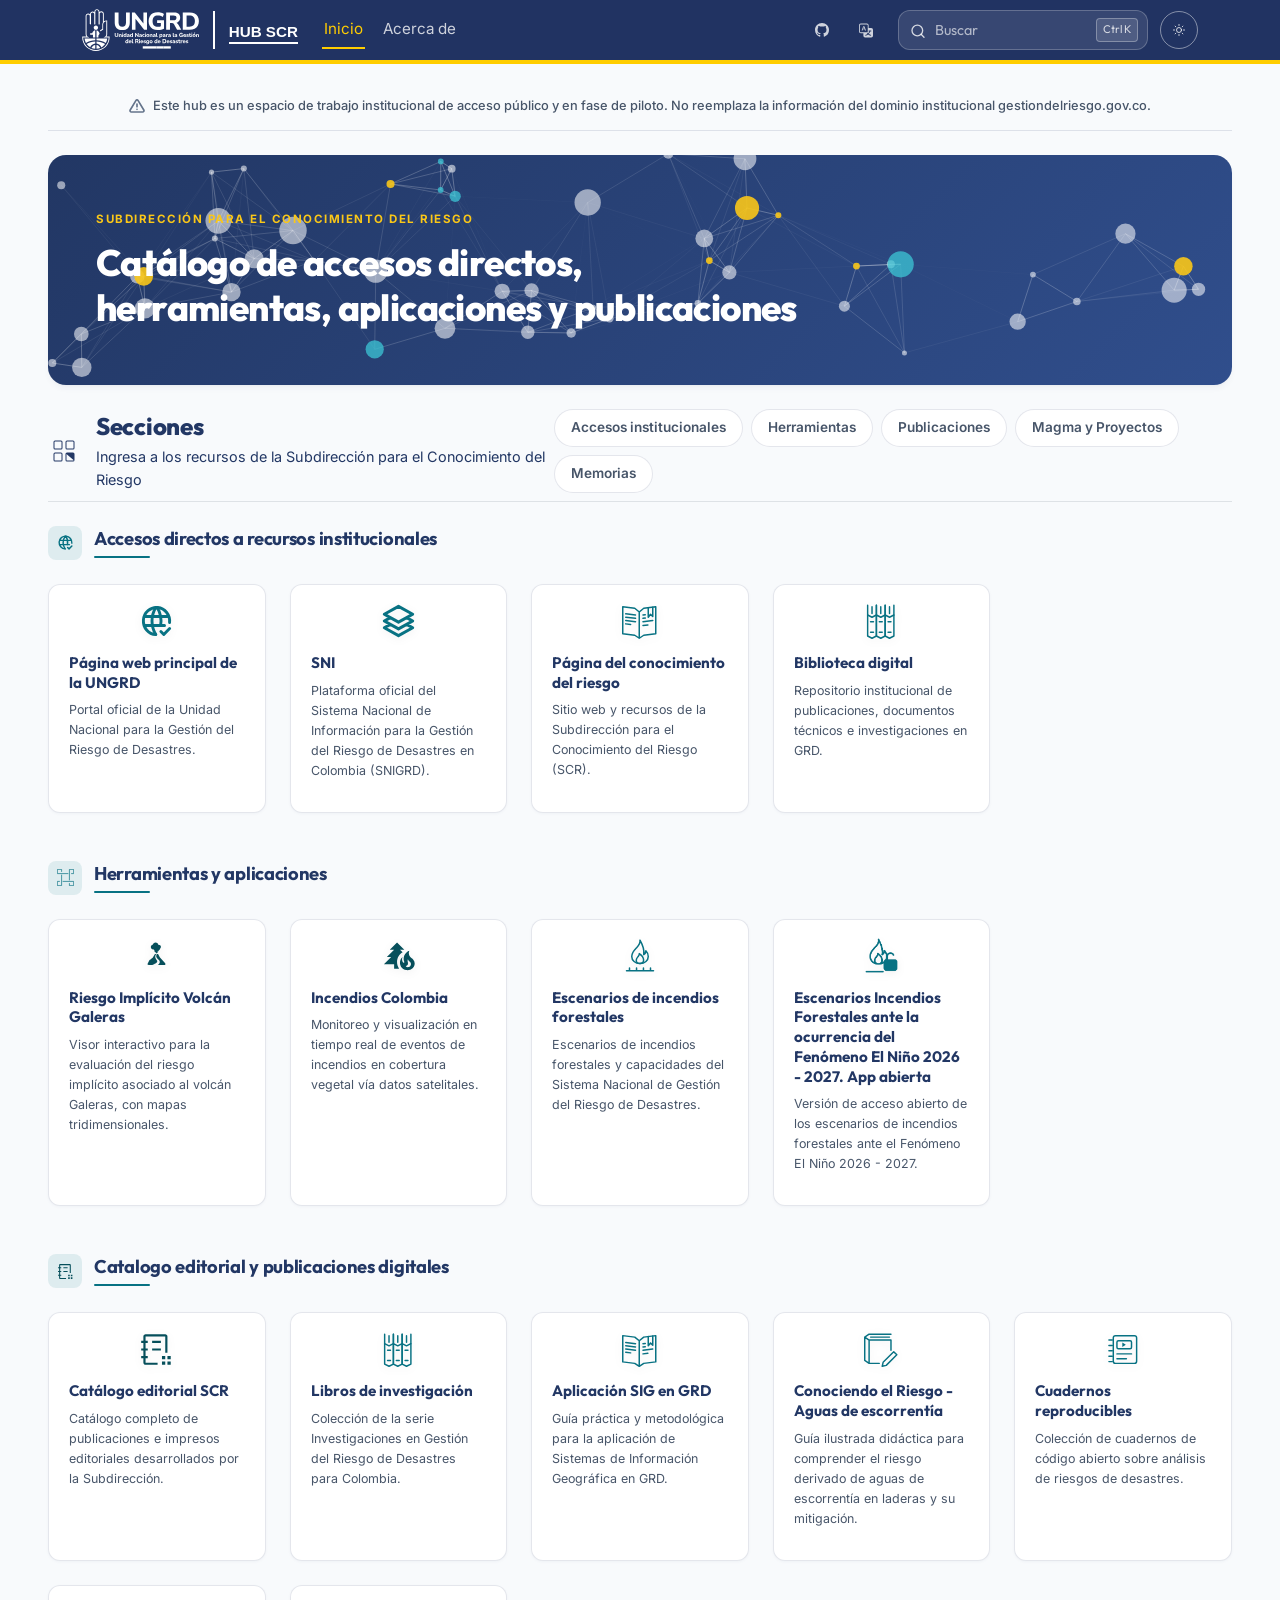
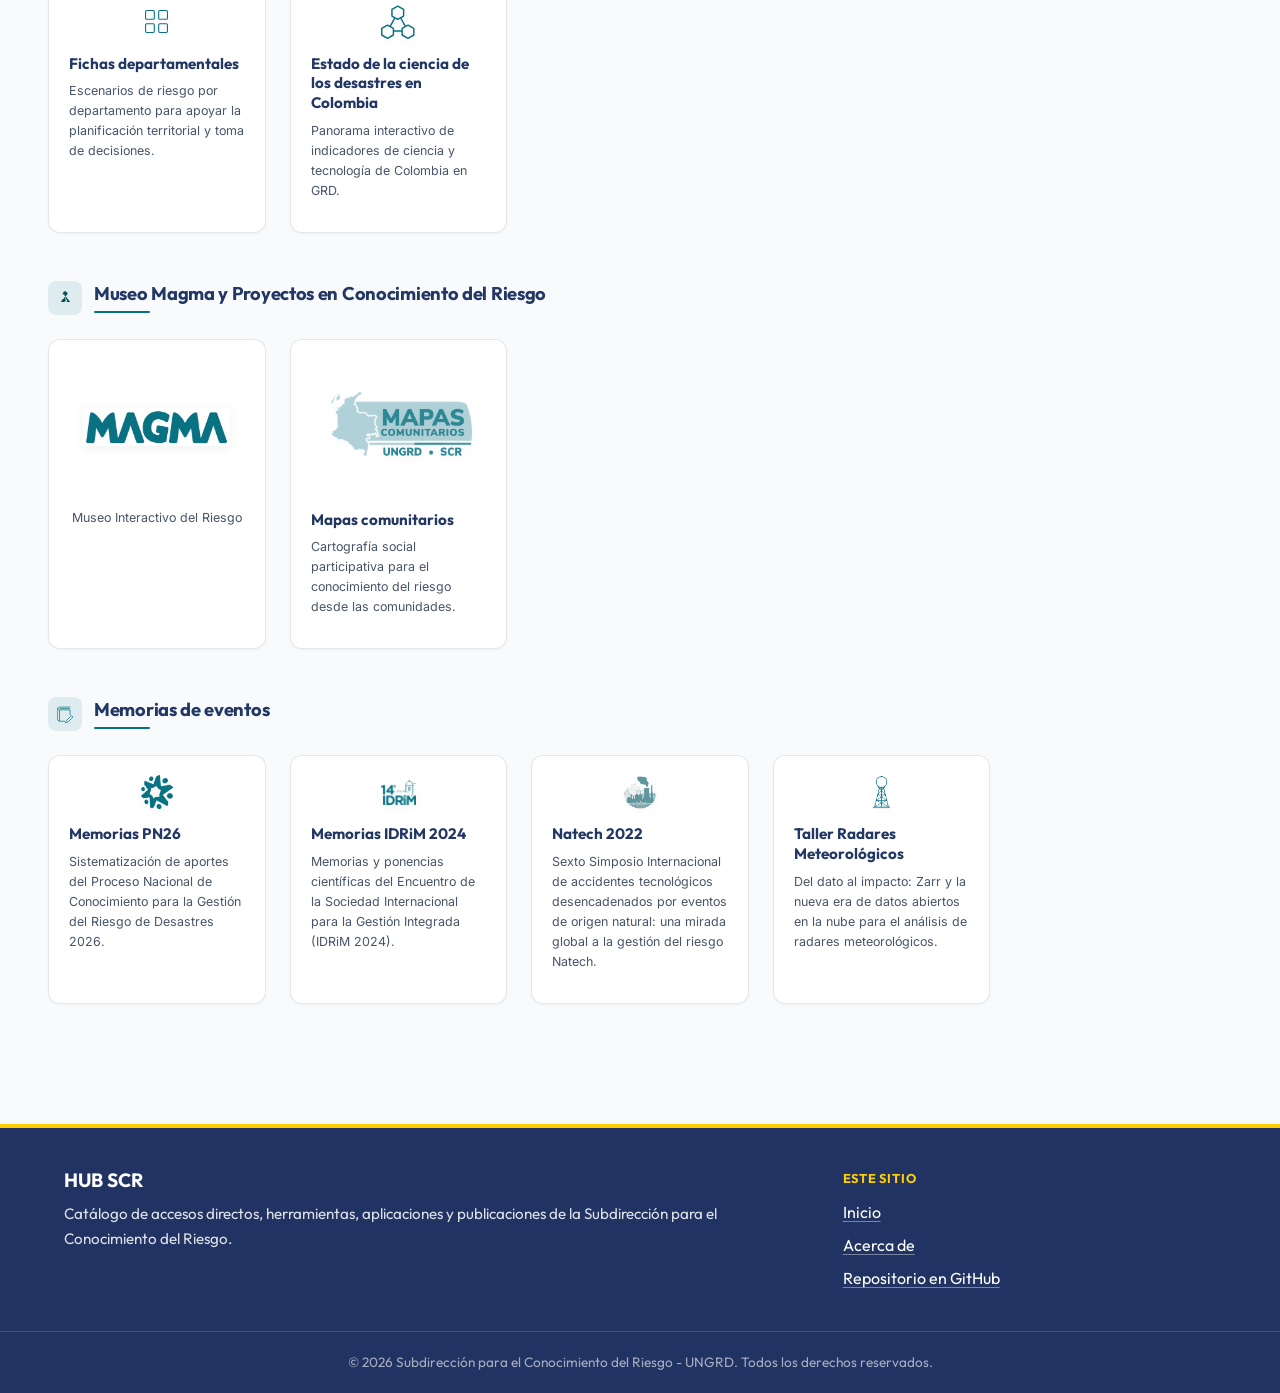
<file: index.html>
<!DOCTYPE html>
<html lang="es" data-theme="light">

<head>
  <meta charset="UTF-8">
  <meta name="viewport" content="width=device-width, initial-scale=1.0">
  <meta http-equiv="X-UA-Compatible" content="ie=edge">

  <!-- Primary Meta Tags -->
  <title>HUB SCR - Repositorios y Herramientas digitales | UNGRD</title>
  <meta name="title" content="HUB SCR - Repositorios y Herramientas digitales | UNGRD">
  <meta name="description"
    content="Repositorios y Herramientas digitales para la Gestión del Riesgo de Desastres en Colombia. Investigaciones, herramientas geoespaciales, guías técnicas y memorias institucionales desarrolladas por la Subdirección para el Conocimiento del Riesgo.">
  <meta name="keywords"
    content="UNGRD, HUB SCR, Gestión del Riesgo, Colombia, SIG, Volcán Galeras, Incendios Colombia, Fichas Departamentales, Gestión del Riesgo de Desastres, Recursos Digitales">
  <meta name="author" content="Subdirección para el Conocimiento del Riesgo - UNGRD">
  <meta name="robots" content="index, follow">

  <!-- Open Graph / Facebook -->
  <meta property="og:type" content="website">
  <meta property="og:url" content="https://scr-ungrd.github.io/hub/">
  <meta property="og:title" content="HUB SCR - Repositorios y Herramientas digitales | UNGRD">
  <meta property="og:description"
    content="Sitio de acceso público destinado a la agrupación de repositorios de código, visores y herramientas digitales en constante evolución. Los recursos alojados en este directorio tienen un propósito estrictamente de apoyo informativo y técnico, y se encuentran en fase de desarrollo continuo por parte de la Subdirección.">
  <meta property="og:image" content="https://scr-ungrd.github.io/hub/assets/illustrations/investigaciones.png">
  <meta property="og:locale" content="es_CO">

  <!-- Twitter -->
  <meta property="twitter:card" content="summary_large_image">
  <meta property="twitter:url" content="https://scr-ungrd.github.io/hub/">
  <meta property="twitter:title" content="HUB SCR - Repositorios y Herramientas digitales | UNGRD">
  <meta property="twitter:description"
    content="Sitio de acceso público destinado a la agrupación de repositorios de código, visores y herramientas digitales en constante evolución. Los recursos alojados en este directorio tienen un propósito estrictamente de apoyo informativo y técnico, y se encuentran en fase de desarrollo continuo por parte de la Subdirección.">
  <meta property="twitter:image" content="https://scr-ungrd.github.io/hub/assets/illustrations/investigaciones.png">

  <!-- Favicons -->
  <link rel="icon" type="image/png" href="assets/logos/favicon-ungrd.png">
  <link rel="apple-touch-icon" href="assets/logos/favicon-ungrd.png">

  <!-- Fonts (Google Fonts) -->
  <link rel="preconnect" href="https://fonts.googleapis.com">
  <link rel="preconnect" href="https://fonts.gstatic.com" crossorigin>
  <link
    href="https://fonts.googleapis.com/css2?family=Outfit:wght@300;400;500;600;700;800;900&family=Inter:wght@300;400;500;600;700&display=swap"
    rel="stylesheet">

  <!-- Bootstrap 5.3 CSS -->
  <link href="https://cdn.jsdelivr.net/npm/bootstrap@5.3.3/dist/css/bootstrap.min.css" rel="stylesheet"
    integrity="sha384-QWTKZyjpPEjISv5WaRU9OFeRpok6YctnYmDr5pNlyT2bRjXh0JMhjY6hW+ALEwIH" crossorigin="anonymous">

  <!-- Custom CSS Modules -->
  <link rel="stylesheet" href="css/variables.css">
  <link rel="stylesheet" href="css/style.css">
  <link rel="stylesheet" href="css/animations.css">
</head>

<body>

  <!-- Skip Link for Keyboard Accessibility (WCAG 2.4.1) -->
  <a href="#main-content" class="skip-link">Saltar al contenido principal</a>

  <!-- Barra de navegación institucional (modelo: Cuadernos Reproducibles):
       firma UNGRD | nombre · secciones · íconos · buscador · tema -->
  <header class="navbar navbar-expand-lg sticky-top main-header" role="banner">
    <div class="container">
      <!-- Botón de menú (celular) -->
      <button class="navbar-toggler hub-toggler" type="button" data-bs-toggle="collapse" data-bs-target="#hub-nav"
        aria-controls="hub-nav" aria-expanded="false" aria-label="Abrir menú">
        <svg width="24" height="24" viewBox="0 0 24 24" fill="currentColor" aria-hidden="true"><path fill-rule="evenodd" d="M3 6.75A.75.75 0 0 1 3.75 6h16.5a.75.75 0 0 1 0 1.5H3.75A.75.75 0 0 1 3 6.75ZM3 12a.75.75 0 0 1 .75-.75h16.5a.75.75 0 0 1 0 1.5H3.75A.75.75 0 0 1 3 12Zm0 5.25a.75.75 0 0 1 .75-.75h16.5a.75.75 0 0 1 0 1.5H3.75a.75.75 0 0 1-.75-.75Z" clip-rule="evenodd"/></svg>
      </button>

      <!-- Brand Logo & Titles -->
      <a class="navbar-brand d-flex align-items-center me-4" href="#" aria-label="Inicio HUB SCR UNGRD">
        <img src="assets/logos/logo-ungrd-blanco.svg" alt="UNGRD - Unidad Nacional para la Gestión del Riesgo de Desastres" class="header-logo" loading="eager">
        <span class="brand-divider" aria-hidden="true"></span>
        <div class="brand-text">
          <span class="hub-title d-block">HUB SCR</span>
        </div>
      </a>

      <!-- Secciones -->
      <nav class="collapse navbar-collapse flex-grow-0 hub-nav" id="hub-nav" aria-label="Navegación principal">
        <ul class="navbar-nav gap-lg-3">
          <li class="nav-item">
            <a class="nav-link active-link" href="#" aria-current="page">Inicio</a>
          </li>
          <li class="nav-item">
            <a class="nav-link" href="acerca-de.html">Acerca de</a>
          </li>
        </ul>
      </nav>

      <!-- Íconos, buscador y tema (derecha) -->
      <div class="d-flex align-items-center ms-auto">
        <!-- GitHub Repository Link -->
        <a class="btn btn-header-icon me-1" href="https://github.com/scr-ungrd/hub" target="_blank" rel="noopener"
          aria-label="Ver repositorio en GitHub">
          <svg width="20" height="20" viewBox="0 0 16 16" fill="currentColor">
            <path
              d="M8 0C3.58 0 0 3.58 0 8c0 3.54 2.29 6.53 5.47 7.59.4.07.55-.17.55-.38 0-.19-.01-.82-.01-1.49-2.01.37-2.53-.49-2.69-.94-.09-.23-.48-.94-.82-1.13-.28-.15-.68-.52-.01-.53.63-.01 1.08.58 1.23.82.72 1.21 1.87.87 2.33.66.07-.52.28-.87.51-1.07-1.78-.2-3.64-.89-3.64-3.95 0-.87.31-1.59.82-2.15-.08-.2-.36-1.02.08-2.12 0 0 .67-.21 2.2.82.64-.18 1.32-.27 2-.27.68 0 1.36.09 2 .27 1.53-1.04 2.2-.82 2.2-.82.44 1.1.16 1.92.08 2.12.51.56.82 1.27.82 2.15 0 3.07-1.87 3.75-3.65 3.95.29.25.54.73.54 1.48 0 1.07-.01 1.93-.01 2.2 0 .21.15.46.55.38A8.013 8.013 0 0 0 16 8c0-4.42-3.58-8-8-8z">
            </path>
          </svg>
        </a>

        <!-- Traducir al inglés -->
        <a class="btn btn-header-icon me-1" href="https://translate.google.com/translate?sl=es&amp;tl=en&amp;u=https://scr-ungrd.github.io/hub/" target="_blank" rel="noopener noreferrer"
          aria-label="Translate to English">
          <svg width="19" height="19" viewBox="0 0 16 16" fill="currentColor" aria-hidden="true">
            <path d="M4.545 6.714 4.11 8H3l1.862-5h1.284L8 8H6.833l-.435-1.286zm1.634-.736L5.5 3.956h-.049l-.679 2.022z"/>
            <path d="M0 2a2 2 0 0 1 2-2h7a2 2 0 0 1 2 2v3h3a2 2 0 0 1 2 2v7a2 2 0 0 1-2 2H7a2 2 0 0 1-2-2v-3H2a2 2 0 0 1-2-2zm2-1a1 1 0 0 0-1 1v7a1 1 0 0 0 1 1h7a1 1 0 0 0 1-1V2a1 1 0 0 0-1-1zm7.138 9.995q.289.451.63.846c-.748.575-1.673 1.001-2.768 1.292.178.217.451.635.555.867 1.125-.359 2.08-.844 2.886-1.494.777.665 1.739 1.165 2.93 1.472.133-.254.414-.673.629-.89-1.125-.253-2.057-.694-2.82-1.284.681-.747 1.222-1.651 1.621-2.757H14V8h-3v1.047h.765c-.318.844-.74 1.546-1.272 2.13a6 6 0 0 1-.415-.492 2 2 0 0 1-.94.31"/>
          </svg>
        </a>

        <!-- Buscador (escritorio), antes del botón de tema -->
        <div class="header-search-wrapper d-none d-md-flex mx-2">
          <form class="w-100" role="search" onsubmit="event.preventDefault();">
            <div class="position-relative">
              <span class="search-icon-placeholder" aria-hidden="true">
                <svg width="16" height="16" viewBox="0 0 24 24" fill="none" stroke="currentColor" stroke-width="2"
                  stroke-linecap="round" stroke-linejoin="round">
                  <circle cx="11" cy="11" r="8"></circle>
                  <line x1="21" y1="21" x2="16.65" y2="16.65"></line>
                </svg>
              </span>
              <input type="search" id="search-input" class="form-control search-input search-input-focus"
                placeholder="Buscar" aria-label="Buscar recursos en el Hub">
              <span class="search-kbd-shortcut d-none d-lg-inline-block" aria-hidden="true">Ctrl K</span>
            </div>
          </form>
        </div>

        <!-- Search button for mobile -->
        <button class="btn btn-header-icon d-md-none me-2" id="mobile-search-btn" aria-label="Buscar en el sitio">
          <svg width="20" height="20" viewBox="0 0 24 24" fill="none" stroke="currentColor" stroke-width="2"
            stroke-linecap="round" stroke-linejoin="round">
            <circle cx="11" cy="11" r="8"></circle>
            <line x1="21" y1="21" x2="16.65" y2="16.65"></line>
          </svg>
        </button>

        <!-- Dark Mode Toggle -->
        <button class="btn btn-header-icon btn-theme-toggle ms-1" id="theme-toggle-btn" aria-label="Cambiar tema de color">
          <!-- Light Mode Icon (Sun) -->
          <svg width="20" height="20" viewBox="0 0 24 24" fill="none" stroke="currentColor" stroke-width="2"
            stroke-linecap="round" stroke-linejoin="round" class="theme-icon-sun">
            <circle cx="12" cy="12" r="5"></circle>
            <line x1="12" y1="1" x2="12" y2="3"></line>
            <line x1="12" y1="21" x2="12" y2="23"></line>
            <line x1="4.22" y1="4.22" x2="5.64" y2="5.64"></line>
            <line x1="18.36" y1="18.36" x2="19.78" y2="19.78"></line>
            <line x1="1" y1="12" x2="3" y2="12"></line>
            <line x1="21" y1="12" x2="23" y2="12"></line>
            <line x1="4.22" y1="19.78" x2="5.64" y2="18.36"></line>
            <line x1="18.36" y1="5.64" x2="19.78" y2="4.22"></line>
          </svg>
          <!-- Dark Mode Icon (Moon) -->
          <svg width="20" height="20" viewBox="0 0 24 24" fill="none" stroke="currentColor" stroke-width="2"
            stroke-linecap="round" stroke-linejoin="round" class="theme-icon-moon d-none">
            <path d="M21 12.79A9 9 0 1 1 11.21 3 7 7 0 0 0 21 12.79z"></path>
          </svg>
        </button>
      </div>
    </div>

    <!-- Mobile Search Dropdown Form (Expandable) -->
    <div class="w-100 d-md-none p-2 border-top bg-card shadow-sm mobile-search-container d-none" id="mobile-search-bar">
      <form role="search" onsubmit="event.preventDefault();">
        <div class="position-relative">
          <input type="search" id="search-input-mobile" class="form-control" placeholder="Buscar recursos..."
            aria-label="Buscar recursos en el Hub (móvil)">
        </div>
      </form>
    </div>
  </header>

  <!-- Main Content -->
  <main id="main-content" class="container-fluid py-4 px-md-5 px-3" role="main">

    <!-- Top Warning Disclaimer Alert (Single sentence at top) -->
    <div class="alert alert-warning-top animate-fade-in mb-4" role="region"
      aria-label="Aviso de desarrollo institucional">
      <div class="d-flex align-items-center justify-content-center text-center">
        <svg class="me-2 flex-shrink-0" width="16" height="16" viewBox="0 0 24 24" fill="none"
          stroke="currentColor" stroke-width="2.5" stroke-linecap="round" stroke-linejoin="round">
          <path d="M10.29 3.86L1.82 18a2 2 0 0 0 1.71 3h16.94a2 2 0 0 0 1.71-3L13.71 3.86a2 2 0 0 0-3.42 0z"></path>
          <line x1="12" y1="9" x2="12" y2="13"></line>
          <line x1="12" y1="17" x2="12.01" y2="17"></line>
        </svg>
        <span>Este hub es un espacio de trabajo institucional de acceso público y en fase de piloto. No reemplaza la información del dominio institucional gestiondelriesgo.gov.co.</span>
      </div>
    </div>

    <!-- Hero Banner Section -->
    <section class="hero-banner animate-fade-in" aria-labelledby="hero-title">
      <div class="row align-items-center py-4 px-3 px-md-5">
        <div class="col-lg-8 col-md-12 text-white">
          <p class="hero-eyebrow">Subdirección para el Conocimiento del Riesgo</p>
          <h1 class="hero-title" id="hero-title">Catálogo de accesos directos, herramientas, aplicaciones y publicaciones</h1>
        </div>
      </div>
    </section>

    <!-- Search Status Alert (Shows when filtering results) -->
    <section aria-live="polite" id="search-status-section" class="mt-4 d-none">
      <div class="alert alert-info d-flex align-items-center justify-content-between" role="status">
        <span id="search-results-text">Buscando recursos...</span>
        <button class="btn btn-sm btn-outline-secondary" id="btn-clear-search">Limpiar búsqueda</button>
      </div>
    </section>

    <!-- Main Modules Section (SNI Inspired Layout) -->
    <section class="resource-section animate-fade-in delay-100 mt-4" id="modulos" aria-labelledby="sec-modulos-title">

      <!-- Section Header -->
      <div class="d-flex flex-column flex-md-row align-items-md-center justify-content-between mb-4 pb-2 border-bottom">
        <div class="d-flex align-items-center mb-3 mb-md-0">
          <span class="section-icon-badge text-primary-color me-3" aria-hidden="true">
            <svg width="32" height="32" viewBox="0 0 256 256" fill="currentColor">
              <path
                d="M104 44H56a12 12 0 0 0-12 12v48a12 12 0 0 0 12 12h48a12 12 0 0 0 12-12V56a12 12 0 0 0-12-12Zm4 60a4 4 0 0 1-4 4H56a4 4 0 0 1-4-4V56a4 4 0 0 1 4-4h48a4 4 0 0 1 4 4Zm92-60h-48a12 12 0 0 0-12 12v48a12 12 0 0 0 12 12h48a12 12 0 0 0 12-12V56a12 12 0 0 0-12-12Zm4 60a4 4 0 0 1-4 4h-48a4 4 0 0 1-4-4V56a4 4 0 0 1 4-4h48a4 4 0 0 1 4 4Zm-100 36H56a12 12 0 0 0-12 12v48a12 12 0 0 0 12 12h48a12 12 0 0 0 12-12v-48a12 12 0 0 0-12-12Zm4 60a4 4 0 0 1-4 4H56a4 4 0 0 1-4-4v-48a4 4 0 0 1 4-4h48a4 4 0 0 1 4 4Zm92-60h-48a12 12 0 0 0-12 12v48a12 12 0 0 0 12 12h48a12 12 0 0 0 12-12v-48a12 12 0 0 0-12-12Zm4 60a4 4 0 0 1-4 4h-48a4 4 0 0 1-4-4v-48a4 4 0 0 1 4 4Z" />
            </svg>
          </span>
          <div>
            <h2 class="section-title h4 mb-1" id="sec-modulos-title">Secciones</h2>
            <p class="section-description mb-0">Ingresa a los recursos de la Subdirección para el
              Conocimiento del Riesgo</p>
          </div>
        </div>

        <!-- Category Filter Pills -->
        <div class="filter-container" role="tablist" aria-label="Filtrar por categoría">
          <button class="filter-btn" data-filter="accesos" role="tab" aria-selected="false">Accesos institucionales</button>
          <button class="filter-btn" data-filter="herramientas" role="tab" aria-selected="false">Herramientas</button>
          <button class="filter-btn" data-filter="publicaciones" role="tab" aria-selected="false">Publicaciones</button>
          <button class="filter-btn" data-filter="magma" role="tab" aria-selected="false">Magma y Proyectos</button>
          <button class="filter-btn" data-filter="memorias" role="tab" aria-selected="false">Memorias</button>
        </div>
      </div>

      <!-- CATEGORY 1: Accesos directos a recursos institucionales -->
      <div class="category-block mb-5" data-category-block="accesos">
        <div class="category-header mb-4">
          <div class="category-icon-badge">
            <img src="assets/svg/world-check.svg" alt="" width="17" height="17">
          </div>
          <div>
            <h3 class="category-title h4 mb-0">Accesos directos a recursos institucionales</h3>
            <div class="category-divider-line"></div>
          </div>
        </div>
        <div class="row g-4 row-cols-1 row-cols-md-3 row-cols-lg-4 row-cols-xl-5">

          <!-- CARD: Web Principal UNGRD -->
          <div class="col resource-card-item" data-category="accesos"
            data-search-terms="pagina web principal ungrd portal oficial unidad nacional gestion del riesgo desastres colombia">
            <a class="resource-card" href="https://portal.gestiondelriesgo.gov.co" target="_blank" rel="noopener" aria-label="Ingresar al portal web de la UNGRD en una nueva pestaña">
              <div class="card-icon-centered">
                <img src="assets/svg/world-check.svg" alt="Ícono Página web principal de la UNGRD" class="card-svg-icon"
                  loading="lazy">
              </div>
              <div class="card-body-content">
                <h4 class="card-resource-title">Página web principal de la UNGRD</h4>
                <p class="card-resource-text">
                  Portal oficial de la Unidad Nacional para la Gestión del Riesgo de Desastres.
                </p>
              </div>
            </a>
          </div>

          <!-- CARD: SNI -->
          <div class="col resource-card-item" data-category="accesos"
            data-search-terms="sni sistema nacional informacion gestion del riesgo ungrd portal oficial snigrd">
            <a class="resource-card" href="https://sni.gestiondelriesgo.gov.co" target="_blank" rel="noopener" aria-label="Ingresar al portal oficial SNI en una nueva pestaña">
              <div class="card-icon-centered">
                <img src="assets/svg/square-3-stack-3d.svg" alt="Ícono Sistema Nacional SNI" class="card-svg-icon"
                  loading="lazy">
              </div>
              <div class="card-body-content">
                <h4 class="card-resource-title">SNI</h4>
                <p class="card-resource-text">
                  Plataforma oficial del Sistema Nacional de Información para la Gestión del Riesgo de Desastres en
                  Colombia (SNIGRD).
                </p>
              </div>
            </a>
          </div>

          <!-- CARD: Página Subdirección para el Conocimiento del Riesgo -->
          <div class="col resource-card-item" data-category="accesos"
            data-search-terms="pagina del conocimiento del riesgo subdireccion scr ungrd portal google sites inicio">
            <a class="resource-card" href="https://sites.google.com/gestiondelriesgo.gov.co/scr/inicio" target="_blank" rel="noopener" aria-label="Ingresar a la página del Conocimiento del Riesgo en una nueva pestaña">
              <div class="card-icon-centered">
                <img src="assets/svg/book-open-bookmark-3.svg" alt="Ícono Página web de la Subdirección para el Conocimiento del Riesgo"
                  class="card-svg-icon" loading="lazy">
              </div>
              <div class="card-body-content">
                <h4 class="card-resource-title">Página del conocimiento del riesgo</h4>
                <p class="card-resource-text">
                  Sitio web y recursos de la Subdirección para el Conocimiento del Riesgo (SCR).
                </p>
              </div>
            </a>
          </div>

          <!-- CARD: Biblioteca digital UNGRD -->
          <div class="col resource-card-item" data-category="accesos"
            data-search-terms="biblioteca digital repositorio ungrd publicaciones documentos tecnicos investigaciones">
            <a class="resource-card" href="http://repositorio.gestiondelriesgo.gov.co" target="_blank" rel="noopener" aria-label="Ingresar a la Biblioteca Digital en una nueva pestaña">
              <div class="card-icon-centered">
                <img src="assets/svg/book-encyclopedia-1.svg" alt="Ícono Biblioteca digital" class="card-svg-icon"
                  loading="lazy">
              </div>
              <div class="card-body-content">
                <h4 class="card-resource-title">Biblioteca digital</h4>
                <p class="card-resource-text">
                  Repositorio institucional de publicaciones, documentos técnicos e investigaciones en GRD.
                </p>
              </div>
            </a>
          </div>

        </div>
      </div>

      <!-- CATEGORY 2: Herramientas y aplicaciones -->
      <div class="category-block mb-5" data-category-block="herramientas">
        <div class="category-header mb-4">
          <div class="category-icon-badge">
            <img src="assets/svg/command-2.svg" alt="" width="17" height="17">
          </div>
          <div>
            <h3 class="category-title h4 mb-0">Herramientas y aplicaciones</h3>
            <div class="category-divider-line"></div>
          </div>
        </div>
        <div class="row g-4 row-cols-1 row-cols-md-3 row-cols-lg-4 row-cols-xl-5">

          <!-- CARD: Riesgos de los volcanes -->
          <div class="col resource-card-item" data-category="herramientas"
            data-search-terms="riesgos de los volcanes galeras volcan riesgo implicito visor geografico mapas 3d">
            <a class="resource-card" href="https://scr-ungrd.github.io/visor-riesgoimplicito-volcangaleras/" target="_blank" rel="noopener" aria-label="Abrir visor de Riesgo Implícito Volcán Galeras en una nueva pestaña">
              <div class="card-icon-centered">
                <img src="assets/svg/volcano.svg" alt="Ícono Riesgos de los volcanes" class="card-svg-icon"
                  loading="lazy">
              </div>
              <div class="card-body-content">
                <h4 class="card-resource-title">Riesgo Implícito Volcán Galeras</h4>
                <p class="card-resource-text">
                  Visor interactivo para la evaluación del riesgo implícito asociado al volcán Galeras, con mapas
                  tridimensionales.
                </p>
              </div>
            </a>
          </div>

          <!-- CARD: Incendios -->
          <div class="col resource-card-item" data-category="herramientas"
            data-search-terms="incendios colombia monitoreo focos termicos cobertura vegetal satelital active fire wfs">
            <a class="resource-card" href="https://incendios-colombia-wfs.streamlit.app/" target="_blank" rel="noopener" aria-label="Abrir aplicación de Monitoreo de Incendios en una nueva pestaña">
              <div class="card-icon-centered">
                <img src="assets/svg/pine-tree-fire.svg" alt="Ícono Incendios Colombia" class="card-svg-icon"
                  loading="lazy">
              </div>
              <div class="card-body-content">
                <h4 class="card-resource-title">Incendios Colombia</h4>
                <p class="card-resource-text">
                  Monitoreo y visualización en tiempo real de eventos de incendios en cobertura vegetal vía datos
                  satelitales.
                </p>
              </div>
            </a>
          </div>

          <!-- CARD: Escenarios de incendios forestales -->
          <div class="col resource-card-item" data-category="herramientas"
            data-search-terms="escenarios incendios forestales capacidades sngrd amenaza nivel de riesgo municipios fenomeno el nino cobertura vegetal visor">
            <a class="resource-card" href="https://scr-ungrd.github.io/escenarios-incendios-sngrd/" target="_blank" rel="noopener" aria-label="Abrir Escenarios de incendios forestales y capacidades del SNGRD en una nueva pestaña">
              <div class="card-icon-centered">
                <img src="assets/svg/fire-scenarios.svg" alt="Ícono Escenarios de incendios forestales" class="card-svg-icon"
                  loading="lazy">
              </div>
              <div class="card-body-content">
                <h4 class="card-resource-title">Escenarios de incendios forestales</h4>
                <p class="card-resource-text">
                  Escenarios de incendios forestales y capacidades del Sistema Nacional de Gestión del Riesgo de
                  Desastres.
                </p>
              </div>
            </a>
          </div>

          <!-- CARD: Escenarios de incendios forestales - El Niño 2026-2027 (app abierta) -->
          <div class="col resource-card-item" data-category="herramientas"
            data-search-terms="escenarios incendios forestales fenomeno el nino 2026 2027 app abierta version libre acceso abierto sngrd amenaza municipios cobertura vegetal">
            <a class="resource-card" href="https://scr-ungrd.github.io/escenarios-incendios-sngrd-free/" target="_blank" rel="noopener" aria-label="Abrir Escenarios de incendios forestales ante el Fenómeno El Niño 2026 - 2027, app abierta, en una nueva pestaña">
              <div class="card-icon-centered">
                <img src="assets/logos/escenarios-incendios-free-teal.png" alt="Ícono Escenarios de incendios forestales, app abierta" class="card-svg-icon"
                  loading="lazy">
              </div>
              <div class="card-body-content">
                <h4 class="card-resource-title">Escenarios Incendios Forestales ante la ocurrencia del Fenómeno El Niño 2026 - 2027. App abierta</h4>
                <p class="card-resource-text">
                  Versión de acceso abierto de los escenarios de incendios forestales ante el Fenómeno El Niño 2026 - 2027.
                </p>
              </div>
            </a>
          </div>

        </div>
      </div>

      <!-- CATEGORY 3: Publicaciones digitales -->
      <div class="category-block mb-5" data-category-block="publicaciones">
        <div class="category-header mb-4">
          <div class="category-icon-badge">
            <img src="assets/svg/ibm-knowledge-catalog.svg" alt="" width="17" height="17">
          </div>
          <div>
            <h3 class="category-title h4 mb-0">Catalogo editorial y publicaciones digitales</h3>
            <div class="category-divider-line"></div>
          </div>
        </div>
        <div class="row g-4 row-cols-1 row-cols-md-3 row-cols-lg-4 row-cols-xl-5">

          <!-- CARD: Catálogo editorial -->
          <div class="col resource-card-item" data-category="catalogo"
            data-search-terms="catalogo editorial publicaciones libros impresos publicaciones scr ungrd repositorio">
            <a class="resource-card" href="https://scr-ungrd.github.io/catalogo-publicaciones/" target="_blank" rel="noopener" aria-label="Ver catálogo editorial en una nueva pestaña">
              <div class="card-icon-centered">
                <img src="assets/svg/ibm-knowledge-catalog.svg" alt="Ícono Catálogo editorial" class="card-svg-icon"
                  loading="lazy">
              </div>
              <div class="card-body-content">
                <h4 class="card-resource-title">Catálogo editorial SCR</h4>
                <p class="card-resource-text">
                  Catálogo completo de publicaciones e impresos editoriales desarrollados por la Subdirección.
                </p>
              </div>
            </a>
          </div>

          <!-- CARD: Libros de investigaciones en GRD -->
          <div class="col resource-card-item" data-category="publicaciones"
            data-search-terms="libros de investigacion biblioteca ciencia estudios amenazas vulnerabilidad colombia grd">
            <a class="resource-card" href="https://scr-ungrd.github.io/investigaciones-grd-colombia/" target="_blank" rel="noopener" aria-label="Explorar publicaciones e investigaciones GRD en una nueva pestaña">
              <div class="card-icon-centered">
                <img src="assets/svg/book-encyclopedia-1.svg" alt="Ícono Libros de investigación" class="card-svg-icon"
                  loading="lazy">
              </div>
              <div class="card-body-content">
                <h4 class="card-resource-title">Libros de investigación</h4>
                <p class="card-resource-text">
                  Colección de la serie Investigaciones en Gestión del Riesgo de Desastres para Colombia.
                </p>
              </div>
            </a>
          </div>


          <!-- CARD: Aplicaciones SIG -->
          <div class="col resource-card-item" data-category="publicaciones"
            data-search-terms="aplicaciones sig grd sistemas informacion geografica mapas capas guias tecnicas qgis arcgis">
            <a class="resource-card" href="https://scr-ungrd.github.io/aplicacion-sig-grd/" target="_blank" rel="noopener" aria-label="Abrir guía de Aplicación SIG en GRD en una nueva pestaña">
              <div class="card-icon-centered">
                <img src="assets/svg/book-open-bookmark-3.svg" alt="Ícono Aplicaciones SIG" class="card-svg-icon"
                  loading="lazy">
              </div>
              <div class="card-body-content">
                <h4 class="card-resource-title">Aplicación SIG en GRD</h4>
                <p class="card-resource-text">
                  Guía práctica y metodológica para la aplicación de Sistemas de Información Geográfica en GRD.
                </p>
              </div>
            </a>
          </div>

          <!-- CARD: Conociendo ... -->
          <div class="col resource-card-item" data-category="publicaciones"
            data-search-terms="conociendo el riesgo aguas escorrentia lluvias escorrentias laderas viviendas guia ciudadana">
            <a class="resource-card" href="https://scr-ungrd.github.io/conociendo-el-riesgo-aguas-escorrentia/" target="_blank" rel="noopener" aria-label="Explorar guía ciudadana de aguas de escorrentía en una nueva pestaña">
              <div class="card-icon-centered">
                <img src="assets/svg/book-pencil.svg" alt="Ícono Conociendo el Riesgo" class="card-svg-icon"
                  loading="lazy">
              </div>
              <div class="card-body-content">
                <h4 class="card-resource-title">Conociendo el Riesgo - Aguas de escorrentía</h4>
                <p class="card-resource-text">
                  Guía ilustrada didáctica para comprender el riesgo derivado de aguas de escorrentía en laderas y su
                  mitigación.
                </p>
              </div>
            </a>
          </div>

          <!-- CARD: Cuadernos reproducibles -->
          <div class="col resource-card-item" data-category="publicaciones"
            data-search-terms="cuadernos reproducibles reproducibilidad jupyter notebooks codigo abierto ciencia datos investigacion">
            <a class="resource-card" href="https://scr-ungrd.github.io/cuadernos-reproducibles/" target="_blank" rel="noopener" aria-label="Explorar cuadernos reproducibles en una nueva pestaña">
              <div class="card-icon-centered">
                <img src="assets/svg/notebook-play.svg" alt="Ícono Cuadernos reproducibles" class="card-svg-icon"
                  loading="lazy">
              </div>
              <div class="card-body-content">
                <h4 class="card-resource-title">Cuadernos reproducibles</h4>
                <p class="card-resource-text">
                  Colección de cuadernos de código abierto sobre análisis de riesgos de desastres.
                </p>
              </div>
            </a>
          </div>

          <!-- CARD: Fichas departamentales de caracterización de escenarios -->
          <div class="col resource-card-item" data-category="publicaciones"
            data-search-terms="fichas departamentales escenarios riesgo planificacion departamentos colombia">
            <a class="resource-card" href="https://scr-ungrd.github.io/fichas-departamentales-escenarios-riesgo/" target="_blank" rel="noopener" aria-label="Consultar fichas departamentales en una nueva pestaña">
              <div class="card-icon-centered">
                <img src="assets/svg/squares-four-thin.svg" alt="Ícono Fichas departamentales" class="card-svg-icon"
                  loading="lazy">
              </div>
              <div class="card-body-content">
                <h4 class="card-resource-title">Fichas departamentales</h4>
                <p class="card-resource-text">
                  Escenarios de riesgo por departamento para apoyar la planificación territorial y toma de
                  decisiones.
                </p>
              </div>
            </a>
          </div>

          <!-- CARD: Estrategia -->
          <div class="col resource-card-item" data-category="publicaciones"
            data-search-terms="estrategia nacional ciencia tecnologia innovacion lineamientos politicas publicas cti grd">
            <a class="resource-card" href="https://scr-ungrd.github.io/estado-ctei-grd-colombia/" target="_blank" rel="noopener" aria-label="Consultar documento de Estrategia Nacional de Ciencia en una nueva pestaña">
              <div class="card-icon-centered">
                <img src="assets/svg/flowchart-3.svg" alt="Ícono Estrategia Nacional de Ciencia" class="card-svg-icon"
                  loading="lazy">
              </div>
              <div class="card-body-content">
                <h4 class="card-resource-title">Estado de la ciencia de los desastres en Colombia</h4>
                <p class="card-resource-text">
                  Panorama interactivo de indicadores de ciencia y tecnología de Colombia en GRD.
                </p>
              </div>
            </a>
          </div>

        </div>
      </div>

      <!-- CATEGORY 4: Museo Magma y Proyectos en Conocimiento del Riesgo -->
      <div class="category-block mb-5" data-category-block="magma">
        <div class="category-header mb-4">
          <div class="category-icon-badge">
            <img src="assets/svg/volcano.svg" alt="" width="17" height="17">
          </div>
          <div>
            <h3 class="category-title h4 mb-0">Museo Magma y Proyectos en Conocimiento del Riesgo</h3>
            <div class="category-divider-line"></div>
          </div>
        </div>
        <div class="row g-4 row-cols-1 row-cols-md-3 row-cols-lg-4 row-cols-xl-5">

          <!-- CARD: Magma -->
          <div class="col resource-card-item" data-category="magma"
            data-search-terms="magma museo interactivo del riesgo proyectos portal gestion riesgo">
            <a class="resource-card resource-card--brand" href="https://portal.gestiondelriesgo.gov.co/magma/" target="_blank" rel="noopener" aria-label="Abrir portal Magma en una nueva pestaña">
              <div class="card-icon-centered">
                <img src="assets/logos/magma-logo-teal.png" alt="Logotipo Magma" class="card-svg-icon card-svg-icon-magma"
                  loading="lazy">
              </div>
              <div class="card-body-content">
                <p class="card-resource-text">
                  Museo Interactivo del Riesgo
                </p>
              </div>
            </a>
          </div>

          <!-- CARD: Mapas comunitarios -->
          <div class="col resource-card-item" data-category="magma"
            data-search-terms="mapas comunitarios cartografia social comunidades territorio participacion ungrd scr">
            <a class="resource-card" href="https://sites.google.com/gestiondelriesgo.gov.co/mapascomunitarios" target="_blank" rel="noopener" aria-label="Ingresar a Mapas Comunitarios en una nueva pestaña">
              <div class="card-icon-centered">
                <img src="assets/logos/mapas-comunitarios-teal.png" alt="Logotipo Mapas Comunitarios" class="card-svg-icon card-svg-icon-magma"
                  loading="lazy">
              </div>
              <div class="card-body-content">
                <h4 class="card-resource-title">Mapas comunitarios</h4>
                <p class="card-resource-text">
                  Cartografía social participativa para el conocimiento del riesgo desde las comunidades.
                </p>
              </div>
            </a>
          </div>

        </div>
      </div>

      <!-- CATEGORY 5: Memorias de eventos -->
      <div class="category-block mb-5" data-category-block="memorias">
        <div class="category-header mb-4">
          <div class="category-icon-badge">
            <img src="assets/svg/book-pencil.svg" alt="" width="17" height="17">
          </div>
          <div>
            <h3 class="category-title h4 mb-0">Memorias de eventos</h3>
            <div class="category-divider-line"></div>
          </div>
        </div>
        <div class="row g-4 row-cols-1 row-cols-md-3 row-cols-lg-4 row-cols-xl-5">

          <!-- CARD: Memorias PN26 -->
          <div class="col resource-card-item" data-category="memorias"
            data-search-terms="memorias pn26 proceso nacional de conocimiento encuentros eventos 2026 ungrd">
            <a class="resource-card" href="https://scr-ungrd.github.io/memorias-pn26/" target="_blank" rel="noopener" aria-label="Ver memorias del Proceso Nacional PN26 en una nueva pestaña">
              <div class="card-icon-centered">
                <img src="assets/logos/pn26-teal.png" alt="Logotipo Plataforma Nacional PN26" class="card-svg-icon"
                  loading="lazy">
              </div>
              <div class="card-body-content">
                <h4 class="card-resource-title">Memorias PN26</h4>
                <p class="card-resource-text">
                  Sistematización de aportes del Proceso Nacional de Conocimiento para la Gestión del Riesgo de
                  Desastres 2026.
                </p>
              </div>
            </a>
          </div>

          <!-- CARD: Memorias IDRiM 2024 -->
          <div class="col resource-card-item" data-category="memorias"
            data-search-terms="memorias idrim 2024 colombia sociedad internacional integracion gestion riesgo de desastres encuentro cientifico">
            <a class="resource-card" href="https://scr-ungrd.github.io/memorias-idrim-2024-colombia/" target="_blank" rel="noopener" aria-label="Ver memorias del encuentro internacional IDRiM en una nueva pestaña">
              <div class="card-icon-centered">
                <img src="assets/logos/idrim-teal.png" alt="Logotipo 14° IDRiM 2024" class="card-svg-icon"
                  loading="lazy">
              </div>
              <div class="card-body-content">
                <h4 class="card-resource-title">Memorias IDRiM 2024</h4>
                <p class="card-resource-text">
                  Memorias y ponencias científicas del Encuentro de la Sociedad Internacional para la Gestión Integrada
                  (IDRiM 2024).
                </p>
              </div>
            </a>
          </div>

          <!-- CARD: Natech 2022 -->
          <div class="col resource-card-item" data-category="memorias"
            data-search-terms="natech 2022 accidentes tecnologicos simposio internacional eventos naturales gestion riesgo">
            <a class="resource-card" href="http://repositorio.gestiondelriesgo.gov.co/handle/20.500.11762/39100" target="_blank" rel="noopener" aria-label="Ver memorias del Sexto Simposio Internacional Natech 2022 en una nueva pestaña">
              <div class="card-icon-centered">
                <img src="assets/logos/natech-teal.png" alt="Logotipo Natech 2022" class="card-svg-icon"
                  loading="lazy">
              </div>
              <div class="card-body-content">
                <h4 class="card-resource-title">Natech 2022</h4>
                <p class="card-resource-text">
                  Sexto Simposio Internacional de accidentes tecnológicos desencadenados por eventos de origen
                  natural: una mirada global a la gestión del riesgo Natech.
                </p>
              </div>
            </a>
          </div>

          <!-- CARD: Taller Radares Meteorológicos -->
          <div class="col resource-card-item" data-category="memorias"
            data-search-terms="taller radares meteorologicos zarr datos abiertos nube xarray xradar python gestion del riesgo">
            <a class="resource-card" href="https://scr-ungrd.github.io/taller-radares/" target="_blank" rel="noopener" aria-label="Ver memorias del Taller Radares Meteorológicos en una nueva pestaña">
              <div class="card-icon-centered">
                <img src="assets/logos/radares-teal.png" alt="Logotipo Taller Radares Meteorológicos" class="card-svg-icon"
                  loading="lazy">
              </div>
              <div class="card-body-content">
                <h4 class="card-resource-title">Taller Radares Meteorológicos</h4>
                <p class="card-resource-text">
                  Del dato al impacto: Zarr y la nueva era de datos abiertos en la nube para el análisis de radares
                  meteorológicos.
                </p>
              </div>
            </a>
          </div>

        </div>
      </div>

    </section>



  </main>

  <!-- Pie de página homogéneo de los sitios SCR (modelo: Cuadernos Reproducibles; colores del Manual de Identidad Visual UNGRD 2024) -->
  <footer id="scr-footer" role="contentinfo">
    <div class="scr-footer__grid">
      <div class="scr-footer__brand">
        <p class="scr-footer__title">HUB SCR</p>
        <p>Catálogo de accesos directos, herramientas, aplicaciones y publicaciones de la Subdirección para el Conocimiento del Riesgo.</p>
      </div>
      <nav aria-label="Este sitio">
        <p class="scr-footer__head">Este sitio</p>
        <ul>
          <li><a href="index.html">Inicio</a></li>
          <li><a href="acerca-de.html">Acerca de</a></li>
          <li><a href="https://github.com/scr-ungrd/hub" target="_blank" rel="noopener noreferrer">Repositorio en GitHub</a></li>
        </ul>
      </nav>
    </div>
    <div class="scr-footer__notice">
      <p>&copy; 2026 Subdirección para el Conocimiento del Riesgo - UNGRD. Todos los derechos reservados.</p>
    </div>
  </footer>

  <!-- Bootstrap 5.3 Bundle JS with Popper -->
  <script src="https://cdn.jsdelivr.net/npm/bootstrap@5.3.3/dist/js/bootstrap.bundle.min.js"
    integrity="sha384-YvpcrYf0tY3lHB60NNkmXc5s9fDVZLESaAA55NDzOxhy9GkcIdslK1eN7N6jIeHz"
    crossorigin="anonymous"></script>

  <!-- Custom logic JS -->
  <script src="js/main.js"></script>
  <script src="js/hero-network.js"></script>
</body>

</html>
</file>
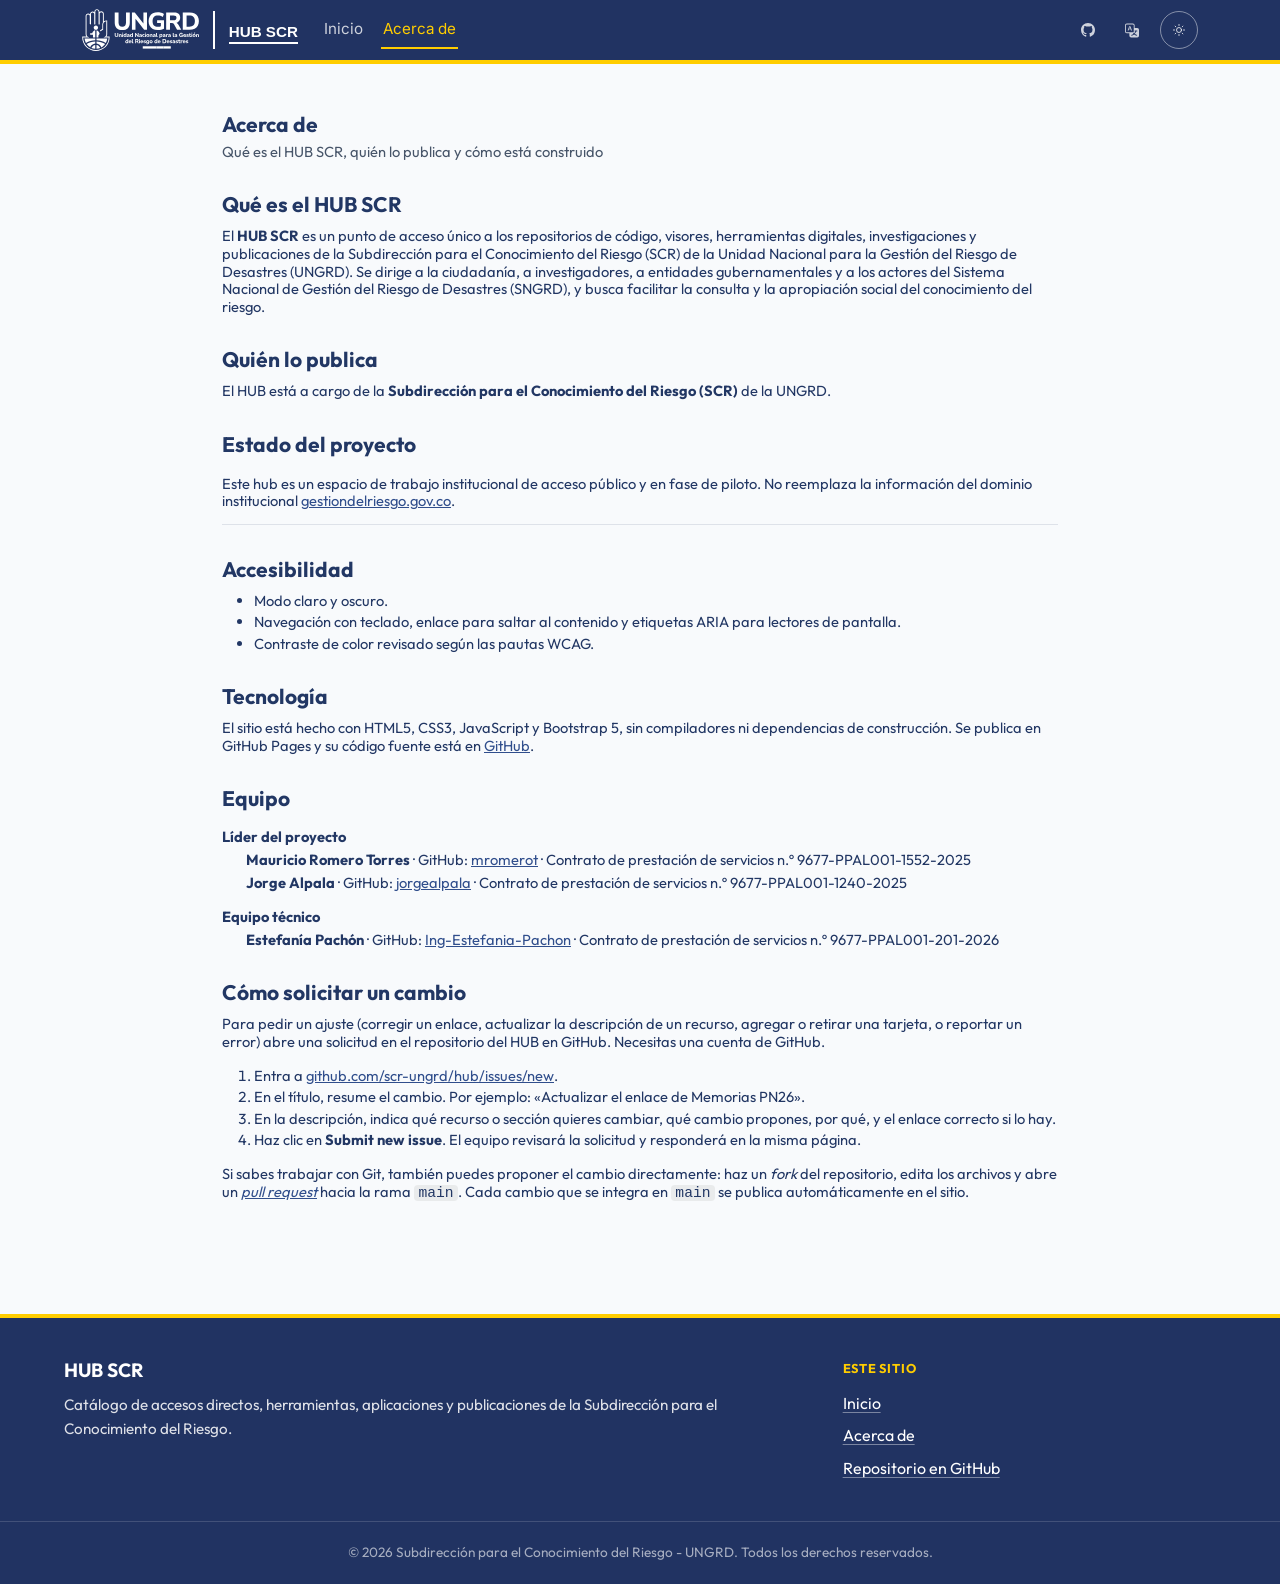
<file: acerca-de.html>
<!DOCTYPE html>
<html lang="es" data-theme="light">

<head>
  <meta charset="UTF-8">
  <meta name="viewport" content="width=device-width, initial-scale=1.0">
  <meta http-equiv="X-UA-Compatible" content="ie=edge">

  <!-- Primary Meta Tags -->
  <title>Acerca de | HUB SCR - UNGRD</title>
  <meta name="title" content="HUB SCR - Repositorios y Herramientas digitales | UNGRD">
  <meta name="description"
    content="Repositorios y Herramientas digitales para la Gestión del Riesgo de Desastres en Colombia. Investigaciones, herramientas geoespaciales, guías técnicas y memorias institucionales desarrolladas por la Subdirección para el Conocimiento del Riesgo.">
  <meta name="keywords"
    content="UNGRD, HUB SCR, Gestión del Riesgo, Colombia, SIG, Volcán Galeras, Incendios Colombia, Fichas Departamentales, Gestión del Riesgo de Desastres, Recursos Digitales">
  <meta name="author" content="Subdirección para el Conocimiento del Riesgo - UNGRD">
  <meta name="robots" content="index, follow">

  <!-- Open Graph / Facebook -->
  <meta property="og:type" content="website">
  <meta property="og:url" content="https://scr-ungrd.github.io/hub/acerca-de.html">
  <meta property="og:title" content="HUB SCR - Repositorios y Herramientas digitales | UNGRD">
  <meta property="og:description"
    content="Sitio de acceso público destinado a la agrupación de repositorios de código, visores y herramientas digitales en constante evolución. Los recursos alojados en este directorio tienen un propósito estrictamente de apoyo informativo y técnico, y se encuentran en fase de desarrollo continuo por parte de la Subdirección.">
  <meta property="og:image" content="https://scr-ungrd.github.io/hub/assets/illustrations/investigaciones.png">
  <meta property="og:locale" content="es_CO">

  <!-- Twitter -->
  <meta property="twitter:card" content="summary_large_image">
  <meta property="twitter:url" content="https://scr-ungrd.github.io/hub/">
  <meta property="twitter:title" content="HUB SCR - Repositorios y Herramientas digitales | UNGRD">
  <meta property="twitter:description"
    content="Sitio de acceso público destinado a la agrupación de repositorios de código, visores y herramientas digitales en constante evolución. Los recursos alojados en este directorio tienen un propósito estrictamente de apoyo informativo y técnico, y se encuentran en fase de desarrollo continuo por parte de la Subdirección.">
  <meta property="twitter:image" content="https://scr-ungrd.github.io/hub/assets/illustrations/investigaciones.png">

  <!-- Favicons -->
  <link rel="icon" type="image/png" href="assets/logos/favicon-ungrd.png">
  <link rel="apple-touch-icon" href="assets/logos/favicon-ungrd.png">

  <!-- Fonts (Google Fonts) -->
  <link rel="preconnect" href="https://fonts.googleapis.com">
  <link rel="preconnect" href="https://fonts.gstatic.com" crossorigin>
  <link
    href="https://fonts.googleapis.com/css2?family=Outfit:wght@300;400;500;600;700;800;900&family=Inter:wght@300;400;500;600;700&display=swap"
    rel="stylesheet">

  <!-- Bootstrap 5.3 CSS -->
  <link href="https://cdn.jsdelivr.net/npm/bootstrap@5.3.3/dist/css/bootstrap.min.css" rel="stylesheet"
    integrity="sha384-QWTKZyjpPEjISv5WaRU9OFeRpok6YctnYmDr5pNlyT2bRjXh0JMhjY6hW+ALEwIH" crossorigin="anonymous">

  <!-- Custom CSS Modules -->
  <link rel="stylesheet" href="css/variables.css">
  <link rel="stylesheet" href="css/style.css">
  <link rel="stylesheet" href="css/animations.css">
</head>

<body>

  <a href="#main-content" class="skip-link">Saltar al contenido principal</a>

  <!-- Barra de navegación institucional (modelo: Cuadernos Reproducibles):
       firma UNGRD | nombre · secciones · íconos · buscador · tema -->
  <header class="navbar navbar-expand-lg sticky-top main-header" role="banner">
    <div class="container">
      <!-- Botón de menú (celular) -->
      <button class="navbar-toggler hub-toggler" type="button" data-bs-toggle="collapse" data-bs-target="#hub-nav"
        aria-controls="hub-nav" aria-expanded="false" aria-label="Abrir menú">
        <svg width="24" height="24" viewBox="0 0 24 24" fill="currentColor" aria-hidden="true"><path fill-rule="evenodd" d="M3 6.75A.75.75 0 0 1 3.75 6h16.5a.75.75 0 0 1 0 1.5H3.75A.75.75 0 0 1 3 6.75ZM3 12a.75.75 0 0 1 .75-.75h16.5a.75.75 0 0 1 0 1.5H3.75A.75.75 0 0 1 3 12Zm0 5.25a.75.75 0 0 1 .75-.75h16.5a.75.75 0 0 1 0 1.5H3.75a.75.75 0 0 1-.75-.75Z" clip-rule="evenodd"/></svg>
      </button>

      <!-- Brand Logo & Titles -->
      <a class="navbar-brand d-flex align-items-center me-4" href="index.html" aria-label="Inicio HUB SCR UNGRD">
        <img src="assets/logos/logo-ungrd-blanco.svg" alt="UNGRD - Unidad Nacional para la Gestión del Riesgo de Desastres" class="header-logo" loading="eager">
        <span class="brand-divider" aria-hidden="true"></span>
        <div class="brand-text">
          <span class="hub-title d-block">HUB SCR</span>
        </div>
      </a>

      <!-- Secciones -->
      <nav class="collapse navbar-collapse flex-grow-0 hub-nav" id="hub-nav" aria-label="Navegación principal">
        <ul class="navbar-nav gap-lg-3">
          <li class="nav-item">
            <a class="nav-link" href="index.html">Inicio</a>
          </li>
          <li class="nav-item">
            <a class="nav-link active-link" href="acerca-de.html" aria-current="page">Acerca de</a>
          </li>
        </ul>
      </nav>

      <!-- Íconos, buscador y tema (derecha) -->
      <div class="d-flex align-items-center ms-auto">
        <!-- GitHub Repository Link -->
        <a class="btn btn-header-icon me-1" href="https://github.com/scr-ungrd/hub" target="_blank" rel="noopener"
          aria-label="Ver repositorio en GitHub">
          <svg width="20" height="20" viewBox="0 0 16 16" fill="currentColor">
            <path
              d="M8 0C3.58 0 0 3.58 0 8c0 3.54 2.29 6.53 5.47 7.59.4.07.55-.17.55-.38 0-.19-.01-.82-.01-1.49-2.01.37-2.53-.49-2.69-.94-.09-.23-.48-.94-.82-1.13-.28-.15-.68-.52-.01-.53.63-.01 1.08.58 1.23.82.72 1.21 1.87.87 2.33.66.07-.52.28-.87.51-1.07-1.78-.2-3.64-.89-3.64-3.95 0-.87.31-1.59.82-2.15-.08-.2-.36-1.02.08-2.12 0 0 .67-.21 2.2.82.64-.18 1.32-.27 2-.27.68 0 1.36.09 2 .27 1.53-1.04 2.2-.82 2.2-.82.44 1.1.16 1.92.08 2.12.51.56.82 1.27.82 2.15 0 3.07-1.87 3.75-3.65 3.95.29.25.54.73.54 1.48 0 1.07-.01 1.93-.01 2.2 0 .21.15.46.55.38A8.013 8.013 0 0 0 16 8c0-4.42-3.58-8-8-8z">
            </path>
          </svg>
        </a>

        <!-- Traducir al inglés -->
        <a class="btn btn-header-icon me-1" href="https://translate.google.com/translate?sl=es&amp;tl=en&amp;u=https://scr-ungrd.github.io/hub/" target="_blank" rel="noopener noreferrer"
          aria-label="Translate to English">
          <svg width="19" height="19" viewBox="0 0 16 16" fill="currentColor" aria-hidden="true">
            <path d="M4.545 6.714 4.11 8H3l1.862-5h1.284L8 8H6.833l-.435-1.286zm1.634-.736L5.5 3.956h-.049l-.679 2.022z"/>
            <path d="M0 2a2 2 0 0 1 2-2h7a2 2 0 0 1 2 2v3h3a2 2 0 0 1 2 2v7a2 2 0 0 1-2 2H7a2 2 0 0 1-2-2v-3H2a2 2 0 0 1-2-2zm2-1a1 1 0 0 0-1 1v7a1 1 0 0 0 1 1h7a1 1 0 0 0 1-1V2a1 1 0 0 0-1-1zm7.138 9.995q.289.451.63.846c-.748.575-1.673 1.001-2.768 1.292.178.217.451.635.555.867 1.125-.359 2.08-.844 2.886-1.494.777.665 1.739 1.165 2.93 1.472.133-.254.414-.673.629-.89-1.125-.253-2.057-.694-2.82-1.284.681-.747 1.222-1.651 1.621-2.757H14V8h-3v1.047h.765c-.318.844-.74 1.546-1.272 2.13a6 6 0 0 1-.415-.492 2 2 0 0 1-.94.31"/>
          </svg>
        </a>


        <!-- Dark Mode Toggle -->
        <button class="btn btn-header-icon btn-theme-toggle ms-1" id="theme-toggle-btn" aria-label="Cambiar tema de color">
          <!-- Light Mode Icon (Sun) -->
          <svg width="20" height="20" viewBox="0 0 24 24" fill="none" stroke="currentColor" stroke-width="2"
            stroke-linecap="round" stroke-linejoin="round" class="theme-icon-sun">
            <circle cx="12" cy="12" r="5"></circle>
            <line x1="12" y1="1" x2="12" y2="3"></line>
            <line x1="12" y1="21" x2="12" y2="23"></line>
            <line x1="4.22" y1="4.22" x2="5.64" y2="5.64"></line>
            <line x1="18.36" y1="18.36" x2="19.78" y2="19.78"></line>
            <line x1="1" y1="12" x2="3" y2="12"></line>
            <line x1="21" y1="12" x2="23" y2="12"></line>
            <line x1="4.22" y1="19.78" x2="5.64" y2="18.36"></line>
            <line x1="18.36" y1="5.64" x2="19.78" y2="4.22"></line>
          </svg>
          <!-- Dark Mode Icon (Moon) -->
          <svg width="20" height="20" viewBox="0 0 24 24" fill="none" stroke="currentColor" stroke-width="2"
            stroke-linecap="round" stroke-linejoin="round" class="theme-icon-moon d-none">
            <path d="M21 12.79A9 9 0 1 1 11.21 3 7 7 0 0 0 21 12.79z"></path>
          </svg>
        </button>
      </div>
    </div>

  </header>

  <!-- Main Content -->
  <main id="main-content" class="container py-5 about-page" role="main">
    <h1 class="about-title">Acerca de</h1>
    <p class="about-subtitle">Qué es el HUB SCR, quién lo publica y cómo está construido</p>

    <h2>Qué es el HUB SCR</h2>
    <p>El <strong>HUB SCR</strong> es un punto de acceso único a los repositorios de código, visores, herramientas digitales, investigaciones y publicaciones de la Subdirección para el Conocimiento del Riesgo (SCR) de la Unidad Nacional para la Gestión del Riesgo de Desastres (UNGRD). Se dirige a la ciudadanía, a investigadores, a entidades gubernamentales y a los actores del Sistema Nacional de Gestión del Riesgo de Desastres (SNGRD), y busca facilitar la consulta y la apropiación social del conocimiento del riesgo.</p>

    <h2>Quién lo publica</h2>
    <p>El HUB está a cargo de la <strong>Subdirección para el Conocimiento del Riesgo (SCR)</strong> de la UNGRD.</p>

    <h2>Estado del proyecto</h2>
    <div class="alert alert-warning-top" role="note">
      Este hub es un espacio de trabajo institucional de acceso público y en fase de piloto. No reemplaza la información del dominio institucional <a href="https://portal.gestiondelriesgo.gov.co" target="_blank" rel="noopener noreferrer">gestiondelriesgo.gov.co</a>.
    </div>

    <h2>Accesibilidad</h2>
    <ul>
      <li>Modo claro y oscuro.</li>
      <li>Navegación con teclado, enlace para saltar al contenido y etiquetas ARIA para lectores de pantalla.</li>
      <li>Contraste de color revisado según las pautas WCAG.</li>
    </ul>

    <h2>Tecnología</h2>
    <p>El sitio está hecho con HTML5, CSS3, JavaScript y Bootstrap 5, sin compiladores ni dependencias de construcción. Se publica en GitHub Pages y su código fuente está en <a href="https://github.com/scr-ungrd/hub" target="_blank" rel="noopener noreferrer">GitHub</a>.</p>

    <h2>Equipo</h2>
    <dl class="about-team">
      <dt>Líder del proyecto</dt>
      <dd><strong>Mauricio Romero Torres</strong> · GitHub: <a href="https://github.com/mromerot" target="_blank" rel="noopener noreferrer">mromerot</a> · Contrato de prestación de servicios n.º 9677-PPAL001-1552-2025</dd>
      <dd><strong>Jorge Alpala</strong> · GitHub: <a href="https://github.com/jorgealpala" target="_blank" rel="noopener noreferrer">jorgealpala</a> · Contrato de prestación de servicios n.º 9677-PPAL001-1240-2025</dd>
      <dt>Equipo técnico</dt>
      <dd><strong>Estefanía Pachón</strong> · GitHub: <a href="https://github.com/Ing-Estefania-Pachon" target="_blank" rel="noopener noreferrer">Ing-Estefania-Pachon</a> · Contrato de prestación de servicios n.º 9677-PPAL001-201-2026</dd>
    </dl>

    <h2>Cómo solicitar un cambio</h2>
    <p>Para pedir un ajuste (corregir un enlace, actualizar la descripción de un recurso, agregar o retirar una tarjeta, o reportar un error) abre una solicitud en el repositorio del HUB en GitHub. Necesitas una cuenta de GitHub.</p>
    <ol>
      <li>Entra a <a href="https://github.com/scr-ungrd/hub/issues/new" target="_blank" rel="noopener noreferrer">github.com/scr-ungrd/hub/issues/new</a>.</li>
      <li>En el título, resume el cambio. Por ejemplo: «Actualizar el enlace de Memorias PN26».</li>
      <li>En la descripción, indica qué recurso o sección quieres cambiar, qué cambio propones, por qué, y el enlace correcto si lo hay.</li>
      <li>Haz clic en <strong>Submit new issue</strong>. El equipo revisará la solicitud y responderá en la misma página.</li>
    </ol>
    <p>Si sabes trabajar con Git, también puedes proponer el cambio directamente: haz un <em>fork</em> del repositorio, edita los archivos y abre un <a href="https://github.com/scr-ungrd/hub/pulls" target="_blank" rel="noopener noreferrer"><em>pull request</em></a> hacia la rama <code>main</code>. Cada cambio que se integra en <code>main</code> se publica automáticamente en el sitio.</p>
  </main>

  <!-- Pie de página homogéneo de los sitios SCR (modelo: Cuadernos Reproducibles; colores del Manual de Identidad Visual UNGRD 2024) -->
  <footer id="scr-footer" role="contentinfo">
    <div class="scr-footer__grid">
      <div class="scr-footer__brand">
        <p class="scr-footer__title">HUB SCR</p>
        <p>Catálogo de accesos directos, herramientas, aplicaciones y publicaciones de la Subdirección para el Conocimiento del Riesgo.</p>
      </div>
      <nav aria-label="Este sitio">
        <p class="scr-footer__head">Este sitio</p>
        <ul>
          <li><a href="index.html">Inicio</a></li>
          <li><a href="acerca-de.html">Acerca de</a></li>
          <li><a href="https://github.com/scr-ungrd/hub" target="_blank" rel="noopener noreferrer">Repositorio en GitHub</a></li>
        </ul>
      </nav>
    </div>
    <div class="scr-footer__notice">
      <p>&copy; 2026 Subdirección para el Conocimiento del Riesgo - UNGRD. Todos los derechos reservados.</p>
    </div>
  </footer>

  <!-- Bootstrap 5.3 Bundle JS with Popper -->
  <script src="https://cdn.jsdelivr.net/npm/bootstrap@5.3.3/dist/js/bootstrap.bundle.min.js"
    integrity="sha384-YvpcrYf0tY3lHB60NNkmXc5s9fDVZLESaAA55NDzOxhy9GkcIdslK1eN7N6jIeHz"
    crossorigin="anonymous"></script>

  <!-- Custom logic JS (tema claro/oscuro) -->
  <script src="js/main.js"></script>
</body>

</html>
</file>
<file: css/variables.css>
/* System Design Variables - HUB SCR */

:root {
  /* Corporate Colors (from aplicacion-sig-grd) */
  --color-primary: #223764;       /* Brand Dark Blue */
  --color-primary-light: #304e8c; /* Interactive Blue */
  --color-primary-rgb: 34, 55, 100;
  --color-accent: #FAC718;        /* Official Yellow */
  --color-accent-hover: #e0b215;
  --color-accent-rgb: 250, 199, 24;
  --color-teal: #087283;          /* Category/icon accent (already used in card icons) */
  --color-teal-rgb: 8, 114, 131;

  /* Neutrals (Light Mode / Default) */
  --bg-main: #f8fafc;             /* Slate 50 */
  --bg-card: #ffffff;
  --bg-hero: linear-gradient(135deg, #223764 0%, #304e8c 100%);
  --bg-header: rgba(255, 255, 255, 0.85);
  
  --text-main: #223764;           /* Slate 900 / Brand dark blue */
  --text-muted: #475569;          /* Slate 600 */
  --text-light: #64748b;          /* Slate 500 */
  --text-on-primary: #ffffff;
  
  --border-color: rgba(34, 55, 100, 0.12); /* Faint brand blue border instead of dark borders */
  --border-focus: #FAC718;        /* Yellow focus */

  /* Shadows (Notion + GitBook Inspired) */
  --shadow-sm: 0 1px 3px 0 rgba(34, 55, 100, 0.04);
  --shadow-md: 0 4px 6px -1px rgba(34, 55, 100, 0.05), 0 2px 4px -2px rgba(34, 55, 100, 0.05);
  --shadow-lg: 0 10px 15px -3px rgba(34, 55, 100, 0.06), 0 4px 6px -4px rgba(34, 55, 100, 0.06);
  --shadow-hover: 0 20px 25px -5px rgba(250, 199, 24, 0.15), 0 8px 10px -6px rgba(250, 199, 24, 0.15);

  /* Fonts */
  --font-primary: 'Outfit', 'Inter', -apple-system, BlinkMacSystemFont, "Segoe UI", Roboto, sans-serif;
  --font-secondary: 'Inter', -apple-system, BlinkMacSystemFont, "Segoe UI", Roboto, sans-serif;
  --font-size-base: 1rem;
  --line-height-base: 1.6;

  /* Radius */
  --radius-sm: 6px;
  --radius-md: 12px;
  --radius-lg: 18px;

  /* Transitions */
  --transition-smooth: all 0.3s cubic-bezier(0.4, 0, 0.2, 1);
  --transition-fast: all 0.15s ease;

  /* Accessibility Defaults */
  --accessibility-font-scale: 1;
}

/* Dark Mode Theme */
[data-theme="dark"] {
  --bg-main: #0b1329;             /* Very dark blue-gray */
  --bg-card: #152238;             /* Dark blue-gray card */
  --bg-hero: linear-gradient(135deg, #050d1d 0%, #0f1c3f 100%);
  --bg-header: rgba(21, 34, 56, 0.85);

  --text-main: #f1f5f9;           /* Slate 100 */
  --text-muted: #cbd5e1;          /* Slate 300 */
  --text-light: #94a3b8;          /* Slate 400 */

  --border-color: #2e3f5d;        /* Muted border */
  --border-focus: #60a5fa;
  --color-teal: #0d9488;

  --shadow-sm: 0 1px 2px 0 rgba(0, 0, 0, 0.3);
  --shadow-md: 0 4px 6px -1px rgba(0, 0, 0, 0.3), 0 2px 4px -2px rgba(0, 0, 0, 0.3);
  --shadow-lg: 0 10px 15px -3px rgba(0, 0, 0, 0.4), 0 4px 6px -4px rgba(0, 0, 0, 0.4);
  --shadow-hover: 0 20px 25px -5px rgba(0, 0, 0, 0.5), 0 8px 10px -6px rgba(0, 0, 0, 0.5);
}

/* High Contrast Mode (WCAG AAA Compliance) */
body.high-contrast {
  --bg-main: #ffffff !important;
  --bg-card: #ffffff !important;
  --bg-hero: #000000 !important;
  --bg-header: #ffffff !important;

  --text-main: #000000 !important;
  --text-muted: #000000 !important;
  --text-light: #111111 !important;
  --text-on-primary: #ffff00 !important; /* Yellow text on black bg */

  --border-color: #000000 !important;
  --border-focus: #0000ff !important;

  --color-primary: #000000 !important;
  --color-primary-light: #111111 !important;
  --color-accent: #ffff00 !important; /* High contrast yellow */
  
  --shadow-sm: none !important;
  --shadow-md: none !important;
  --shadow-lg: none !important;
  --shadow-hover: none !important;
  
  border: 1px solid #000000 !important;
}

/* Font Scales for Accessibility */
body.font-scale-1-1 {
  --accessibility-font-scale: 1.1;
}

body.font-scale-1-2 {
  --accessibility-font-scale: 1.2;
}

body.font-scale-1-3 {
  --accessibility-font-scale: 1.3;
}

/* Dyslexic Friendly Font Option */
body.dyslexic-font {
  --font-primary: 'OpenDyslexic', 'Comic Sans MS', sans-serif !important;
}
</file>
<file: css/style.css>
/* Custom Stylesheet - HUB SCR */

/* Root Typography Scaler */
html {
  font-size: calc(16px * var(--accessibility-font-scale));
  scroll-behavior: smooth;
}

body {
  font-family: var(--font-primary);
  background-color: var(--bg-main);
  color: var(--text-main);
  line-height: var(--line-height-base);
  transition: background-color 0.3s ease, color 0.3s ease;
  min-height: 100vh;
  display: flex;
  flex-direction: column;
}

main {
  flex: 1 0 auto;
}

/* Accessibility: Skip Link (WCAG 2.4.1) */
.skip-link {
  position: absolute;
  top: -100px;
  left: 20px;
  background: var(--color-accent);
  color: #000000;
  padding: 10px 20px;
  font-weight: 700;
  border-radius: var(--radius-sm);
  z-index: 9999;
  transition: top 0.2s ease;
  text-decoration: none;
}

.skip-link:focus {
  top: 15px;
  outline: 3px solid var(--border-focus);
}

/* Sticky Header (GitBook Inspired) */
.main-header {
  background-color: var(--bg-header);
  backdrop-filter: blur(12px);
  -webkit-backdrop-filter: blur(12px);
  border-bottom: 1px solid var(--border-color);
  padding: 10px 0;
  z-index: 1030;
  transition: background-color 0.3s ease, border-color 0.3s ease;
}

.header-logo {
  height: 48px;
  width: auto;
}

.brand-text {
  line-height: 1.1;
}

.brand-text .hub-title {
  font-size: 1.2rem;
  font-weight: 800;
  color: var(--color-primary-light);
  letter-spacing: -0.5px;
}

[data-theme="dark"] .brand-text .hub-title {
  color: var(--color-accent);
}

.brand-text .hub-subtitle {
  font-family: var(--font-secondary);
  font-size: 0.7rem;
  font-weight: 500;
  color: var(--text-light);
}

/* Search Bar (Integrated) */
.header-search-wrapper {
  max-width: 500px;
}

.header-search-wrapper .position-relative {
  width: 100%;
}

.search-input {
  background-color: var(--bg-main) !important;
  border: 1px solid var(--border-color) !important;
  color: var(--text-main) !important;
  padding-left: 36px !important;
  padding-right: 70px !important;
  border-radius: var(--radius-md) !important;
  font-size: 0.9rem !important;
  height: 40px;
  transition: var(--transition-fast) !important;
}

.search-input::placeholder {
  color: var(--text-light);
  opacity: 0.8;
}

.search-icon-placeholder {
  position: absolute;
  left: 12px;
  top: 50%;
  transform: translateY(-50%);
  color: var(--text-light);
  pointer-events: none;
}

.search-kbd-shortcut {
  position: absolute;
  right: 10px;
  top: 50%;
  transform: translateY(-50%);
  background-color: var(--border-color);
  color: var(--text-light);
  font-size: 0.7rem;
  font-weight: 600;
  padding: 2px 6px;
  border-radius: 4px;
  border: 1px solid var(--border-color);
  pointer-events: none;
}

/* Navigation Links */
.navbar-nav .nav-link {
  font-family: var(--font-secondary);
  font-weight: 600;
  font-size: 0.95rem;
  color: var(--text-muted);
  transition: var(--transition-fast);
  padding: 8px 12px;
  border-radius: var(--radius-sm);
}

.navbar-nav .nav-link:hover {
  color: var(--color-primary-light);
  background-color: rgba(15, 59, 108, 0.05);
}

.navbar-nav .active-link {
  color: var(--color-primary-light) !important;
  background-color: rgba(15, 59, 108, 0.08);
}

[data-theme="dark"] .navbar-nav .nav-link:hover {
  color: var(--color-accent);
  background-color: rgba(255, 199, 44, 0.05);
}

[data-theme="dark"] .navbar-nav .active-link {
  color: var(--color-accent) !important;
  background-color: rgba(255, 199, 44, 0.1);
}

/* Header Buttons Icons */
.btn-header-icon {
  width: 40px;
  height: 40px;
  display: inline-flex;
  align-items: center;
  justify-content: center;
  border-radius: var(--radius-md);
  color: var(--text-muted);
  border: 1px solid transparent;
  transition: var(--transition-fast);
  background: transparent;
}

.btn-header-icon:hover {
  background-color: var(--border-color);
  color: var(--text-main);
  border-color: var(--border-color);
}

/* Hero Banner */
.hero-banner {
  position: relative;
  background: var(--bg-hero);
  border-radius: var(--radius-lg);
  overflow: hidden;
  box-shadow: var(--shadow-md);
  margin-top: 15px;
}

.hero-network {
  position: absolute;
  inset: 0;
  width: 100%;
  height: 100%;
  pointer-events: none;
}

.hero-banner > .row {
  position: relative;
  z-index: 1;
  min-height: 230px;
}

.hero-eyebrow {
  position: relative;
  font-family: var(--font-secondary);
  font-size: 0.72rem;
  font-weight: 700;
  letter-spacing: 1.5px;
  text-transform: uppercase;
  color: var(--color-accent);
  margin-bottom: 12px;
}

.hero-title {
  position: relative;
  font-family: var(--font-primary);
  font-weight: 800;
  font-size: 2.3rem;
  line-height: 1.22;
  margin-bottom: 0;
  letter-spacing: -0.6px;
}

/* Section Header (Scannability Icon + Description) */
.section-header .section-icon-badge {
  font-size: 2rem;
  display: inline-flex;
  align-items: center;
  justify-content: center;
}

.section-title {
  font-weight: 800;
  color: var(--text-main);
  letter-spacing: -0.3px;
}

.section-description {
  font-family: var(--font-secondary);
  font-size: 0.9rem;
}

/* Category Filter Pills */
.filter-container {
  display: flex;
  flex-wrap: wrap;
  gap: 8px;
}

.filter-btn {
  background-color: var(--bg-card);
  color: var(--text-muted);
  border: 1px solid var(--border-color);
  padding: 7px 16px;
  border-radius: 20px;
  font-family: var(--font-secondary);
  font-size: 0.85rem;
  font-weight: 600;
  cursor: pointer;
  transition: var(--transition-fast);
  display: inline-flex;
  align-items: center;
  gap: 6px;
}

.filter-btn:hover {
  background-color: rgba(34, 55, 100, 0.06);
  color: var(--color-primary-light);
  border-color: rgba(34, 55, 100, 0.25);
}

.filter-btn.active {
  background-color: var(--color-primary);
  color: #ffffff;
  border-color: var(--color-primary);
  box-shadow: 0 2px 8px rgba(34, 55, 100, 0.2);
}

[data-theme="dark"] .filter-btn:hover {
  background-color: rgba(255, 255, 255, 0.08);
  color: var(--color-accent);
}

[data-theme="dark"] .filter-btn.active {
  background-color: var(--color-primary-light);
  color: var(--color-accent);
  border-color: var(--color-primary-light);
}

/* Category Section Dividers */
.category-header {
  display: flex;
  align-items: center;
  gap: 12px;
  margin-top: 1rem;
}

.category-icon-badge {
  width: 34px;
  height: 34px;
  border-radius: 8px;
  background-color: rgba(var(--color-teal-rgb), 0.1);
  display: flex;
  align-items: center;
  justify-content: center;
  flex-shrink: 0;
}

.category-icon-badge img {
  width: 17px;
  height: 17px;
}

.category-title {
  font-weight: 700;
  color: var(--text-main);
  font-size: 1.15rem;
  letter-spacing: -0.3px;
  margin-bottom: 0 !important;
}

.category-divider-line {
  height: 2px;
  width: 56px;
  background-color: var(--color-teal);
  border-radius: 1px;
  margin-top: 6px;
  box-shadow: none;
}

body.high-contrast .category-divider-line {
  background-color: #ffff00 !important;
}

/* Modern Module Cards (SNI Style Layout) */
.resource-card {
  height: 100%;
  display: flex;
  flex-direction: column;
  background-color: var(--bg-card);
  border: 1px solid var(--border-color);
  border-radius: var(--radius-md);
  box-shadow: var(--shadow-sm);
  overflow: hidden;
  padding: 20px;
  position: relative;
  text-decoration: none;
  color: inherit;
  cursor: pointer;
  transition: box-shadow 0.25s cubic-bezier(0.16, 1, 0.3, 1), border-color 0.25s ease, transform 0.25s cubic-bezier(0.16, 1, 0.3, 1);
}

.resource-card:hover,
.resource-card:focus {
  text-decoration: none;
  color: inherit;
}

.resource-card:hover {
  transform: translateY(-2px);
  box-shadow: 0 12px 20px -6px rgba(34, 55, 100, 0.10), 0 4px 8px -4px rgba(34, 55, 100, 0.06);
  border-color: rgba(34, 55, 100, 0.3);
}

/* Brand-only cards (logo + caption, no title) stay centered */
.resource-card--brand .card-icon-centered {
  justify-content: center;
}

.resource-card--brand .card-body-content {
  align-items: center;
  text-align: center;
}

[data-theme="dark"] .resource-card:hover {
  border-color: rgba(250, 199, 24, 0.4);
  box-shadow: 0 16px 30px -8px rgba(0, 0, 0, 0.5);
}

[data-theme="dark"] .resource-card:hover .card-resource-title {
  color: var(--color-accent);
}

/* Card Header: SVG Icon Box + Badge */
/* Top Warning Disclaimer Alert (Single sentence at top) */
.alert-warning-top {
  background-color: transparent;
  border: none;
  border-bottom: 1px solid var(--border-color);
  color: var(--text-muted);
  border-radius: 0;
  padding: 8px 0 14px;
  font-size: 0.8rem;
  font-weight: 500;
  font-family: var(--font-secondary);
}

.alert-warning-top svg {
  color: var(--text-light);
}

[data-theme="dark"] .alert-warning-top {
  color: var(--text-muted);
}

/* Standalone SVG Icon (No Box) */
.card-icon-centered {
  display: flex;
  justify-content: center;
  align-items: center;
  margin: 0 0 14px 0;
  width: 100%;
  height: 32px; /* altura original del ícono: el aumento del 10% sobresale sin alterar el tamaño de la card */
}

.card-icon-centered:has(.card-svg-icon-magma) {
  height: 134px;
}

.card-svg-icon {
  flex: none;
  width: 35.2px;  /* 32px + 10% */
  height: 35.2px;
  object-fit: contain;
  filter: drop-shadow(0 2px 4px rgba(0, 0, 0, 0.06));
}

.card-svg-icon-magma {
  width: 147.4px;  /* 134px + 10% */
  height: 147.4px;
}

/* Card Body Content */
.card-body-content {
  display: flex;
  flex-direction: column;
  flex-grow: 1;
  padding: 0;
  text-align: left;
}

.card-resource-title {
  font-size: 0.95rem;
  font-weight: 700;
  margin-top: 2px;
  margin-bottom: 8px;
  color: var(--text-main);
  line-height: 1.3;
}

.card-resource-text {
  font-family: var(--font-secondary);
  font-size: 0.78rem;
  color: var(--text-muted);
  line-height: 1.6;
  margin-bottom: 11px;
  flex-grow: 1;
}

/* About Panel Accent */
.text-main-accent-left {
  border-left: 4px solid var(--color-accent);
  background-color: var(--bg-card);
}

/* Footer Section */
.main-footer {
  background-color: var(--color-primary);
  color: #ffffff;
  border-top: 1px solid rgba(255, 255, 255, 0.1);
  font-family: var(--font-secondary);
  font-size: 0.95rem;
}

.footer-logo {
  height: 52px;
}

.footer-col-title {
  color: var(--color-accent);
  margin-bottom: 1.2rem;
  text-transform: uppercase;
  letter-spacing: 1px;
}

.footer-links-list li {
  margin-bottom: 8px;
}

.footer-links-list a {
  color: rgba(255, 255, 255, 0.75);
  text-decoration: none;
  transition: var(--transition-fast);
}

.footer-links-list a:hover {
  color: var(--color-accent);
  padding-left: 2px;
}

.social-icon-btn {
  width: 36px;
  height: 36px;
  display: inline-flex;
  align-items: center;
  justify-content: center;
  background-color: rgba(255, 255, 255, 0.08);
  color: #ffffff;
  border-radius: 50%;
  transition: var(--transition-fast);
  text-decoration: none;
}

.social-icon-btn:hover {
  background-color: var(--color-accent);
  color: #000000;
  transform: translateY(-2px);
}

/* Accessibility Dropdown menu formatting */
.accessibility-dropdown {
  width: 280px;
  border-radius: var(--radius-md);
  border: 1px solid var(--border-color);
  box-shadow: var(--shadow-lg);
  background-color: var(--bg-card);
}

.accessibility-dropdown .dropdown-item {
  font-weight: 500;
  font-size: 0.88rem;
  color: var(--text-main);
  padding: 8px 12px;
  border-radius: var(--radius-sm);
}

.accessibility-dropdown .dropdown-item:hover {
  background-color: var(--border-color);
  color: var(--text-main);
}

/* Focus Indicators (WCAG 2.4.7) */
*:focus-visible {
  outline: 3px solid var(--border-focus) !important;
  outline-offset: 2px;
}

/* High Contrast Override Overlays */
body.high-contrast .resource-card {
  border: 2px solid #000000 !important;
}

body.high-contrast .main-header {
  border-bottom: 3px solid #000000 !important;
}

body.high-contrast .main-footer {
  background-color: #000000 !important;
  border-top: 3px solid #000000 !important;
  color: #ffffff !important;
}

body.high-contrast .main-footer a {
  color: #ffff00 !important;
  text-decoration: underline !important;
}

body.high-contrast .main-footer .footer-col-title {
  color: #ffffff !important;
}

body.high-contrast .social-icon-btn {
  border: 1.5px solid #ffff00 !important;
  background-color: #000000 !important;
  color: #ffff00 !important;
}

body.high-contrast .social-icon-btn:hover {
  background-color: #ffff00 !important;
  color: #000000 !important;
}

body.high-contrast .search-input {
  border: 2px solid #000000 !important;
}

/* Media Queries for Responsive Grid adjustment */
@media (max-width: 768px) {
  .hero-title {
    font-size: 1.75rem;
  }
  .section-title {
    font-size: 1.2rem;
  }
}

.mobile-search-container {
  position: absolute;
  left: 0;
  right: 0;
  z-index: 1025;
}

/* ============================================================
   PIE DE PÁGINA HOMOGÉNEO SCR (modelo: Cuadernos Reproducibles)
   Azul #213362 y amarillo #ffcd00 del Manual de Identidad Visual UNGRD 2024
   ============================================================ */
#scr-footer { background: #213362; color: #fff; border-top: 4px solid #ffcd00; margin-top: 3rem; }
#scr-footer .scr-footer__grid { max-width: 1200px; margin: 0 auto; padding: 2.5rem 1.5rem 2rem; display: grid; grid-template-columns: 2fr 1fr; gap: 2rem; }
#scr-footer p { margin: 0; color: rgba(255,255,255,.85); font-size: .95rem; line-height: 1.6; }
#scr-footer .scr-footer__title { font-size: 1.2rem; font-weight: 700; color: #fff; margin: 0 0 .6rem; line-height: 1.3; }
#scr-footer .scr-footer__head { font-size: .8rem; font-weight: 700; text-transform: uppercase; letter-spacing: .06em; color: #ffcd00; margin: 0 0 .75rem; }
#scr-footer ul { list-style: none; margin: 0; padding: 0; }
#scr-footer li { margin: 0 0 .45rem; }
#scr-footer a { color: #fff; text-decoration: underline; text-decoration-color: rgba(255,255,255,.4); text-underline-offset: 3px; }
#scr-footer a:hover, #scr-footer a:focus-visible { color: #ffcd00; text-decoration-color: #ffcd00; }
#scr-footer .scr-footer__notice { border-top: 1px solid rgba(255,255,255,.15); text-align: center; padding: 1.25rem 1rem; }
#scr-footer .scr-footer__notice p { font-size: .85rem; color: rgba(255,255,255,.6); }
@media (max-width: 768px) { #scr-footer .scr-footer__grid { grid-template-columns: 1fr; gap: 1.5rem; } }
body.high-contrast #scr-footer { background: #000 !important; border-top-color: #ffff00 !important; }
body.high-contrast #scr-footer a { color: #ffff00 !important; }

/* Página "Acerca de": una sola familia (Outfit), un tamaño para todo el texto,
   todo un punto más pequeño (calc(... - 1pt)) e interlineado sencillo (1.2) */
.about-page { max-width: 860px; font-family: var(--font-primary); line-height: 1.2; }
.about-page :is(h1, h2, p, li, dt, dd, strong, a, .alert) { font-family: var(--font-primary); line-height: 1.2; }
.about-page .about-title { font-size: calc(1.4rem - 1pt); font-weight: 700; color: var(--text-main); margin-bottom: .35rem; }
.about-page .about-subtitle { color: var(--text-muted); font-size: calc(1rem - 1pt); margin-bottom: 2rem; }
.about-page h2 { font-size: calc(1.4rem - 1pt); font-weight: 700; color: var(--text-main); margin: 2rem 0 .6rem; }
.about-page :is(p:not(.about-subtitle), li, dt, dd, .alert) { font-size: calc(1rem - 1pt); color: var(--text-main); }
.about-page .alert { font-weight: 400; }
.about-page li { margin-bottom: .25rem; }
.about-page code { font-size: calc(1rem - 1pt); color: var(--text-main); background: rgba(127,127,127,.12); padding: 0 .3em; border-radius: 4px; }
.about-page a { color: var(--color-primary-light); }
[data-theme="dark"] .about-page a { color: var(--color-accent); }
.about-team dt { color: var(--color-primary-light); font-weight: 700; margin-top: 1rem; }
[data-theme="dark"] .about-team dt { color: var(--color-accent); }
.about-team dd { margin: .35rem 0 0 1.5rem; }


/* ============================================================
   BARRA DE NAVEGACIÓN INSTITUCIONAL (modelo: Cuadernos Reproducibles)
   Azul #213362 con franja amarilla #ffcd00 (Manual de Identidad Visual
   UNGRD 2024), en modo claro y oscuro. Orden: firma UNGRD en blanco |
   nombre · secciones · íconos · buscador · tema.
   ============================================================ */
.main-header, [data-theme="dark"] .main-header {
  background-color: #213362 !important;
  backdrop-filter: none; -webkit-backdrop-filter: none;
  border-bottom: 0 !important;
  box-shadow: inset 0 -4px 0 #ffcd00;
  padding: 8px 0 12px;
}
.main-header .header-logo { height: 42px; width: auto; }
.main-header .brand-divider { width: 2px; align-self: stretch; background: #fff; margin: 2px 14px; }
.main-header .brand-text .hub-title, [data-theme="dark"] .main-header .brand-text .hub-title { color: #fff; }
.main-header .brand-text .hub-subtitle { color: rgba(255,255,255,.85); }
.main-header .navbar-nav .nav-link { color: #fff !important; background: transparent !important; border-bottom: 2px solid transparent; border-radius: 0; padding: 6px 2px; }
.main-header .navbar-nav .nav-link:hover, .main-header .navbar-nav .active-link { color: #ffcd00 !important; border-bottom-color: #ffcd00; }
.main-header .btn-header-icon { color: #fff; }
.main-header .btn-header-icon:hover { color: #ffcd00; background: rgba(255,255,255,.10); border-color: transparent; }
.main-header .btn-theme-toggle { border: 1.5px solid rgba(255,255,255,.6); border-radius: 50%; width: 38px; height: 38px; }
.main-header .btn-theme-toggle:hover { border-color: #ffcd00; }
.main-header .header-search-wrapper { width: 250px; max-width: 250px; }
.main-header .search-input { background-color: rgba(255,255,255,.10) !important; border-color: rgba(255,255,255,.35) !important; color: #fff !important; padding-right: 56px !important; }
.main-header .search-input::placeholder { color: rgba(255,255,255,.75); }
.main-header .search-input:focus { border-color: #ffcd00 !important; box-shadow: none !important; }
.main-header .search-icon-placeholder { color: rgba(255,255,255,.85); }
.main-header .search-kbd-shortcut { background: rgba(255,255,255,.12); border-color: rgba(255,255,255,.3); color: #fff; }
body.high-contrast .main-header { background-color: #000 !important; box-shadow: inset 0 -4px 0 #ffff00; }

/* Altura unificada con Cuadernos Reproducibles: 64 px en escritorio y 60 px en celular (< 640 px),
   franja amarilla de 4 px incluida; firma UNGRD de 28 px en celular, igual que los demás sitios. */
.main-header { padding: 0 0 4px !important; }
.main-header > .container { min-height: 60px; }
@media (max-width: 640px) {
  .main-header > .container { min-height: 56px; }
  .main-header .header-logo { height: 28px; }
  .main-header .brand-divider { margin: 2px 10px; }
}

/* Nombre del proyecto con el mismo estilo que los demás sitios SCR:
   primera línea normal, segunda en negrita y subrayada, Helvetica 0,95 rem, alineado a la izquierda */
.main-header .brand-text { text-align: left; line-height: 1.25; }
.main-header .brand-text .hub-title, .main-header .brand-text .hub-subtitle {
  font-family: 'Helvetica Neue', Helvetica, Arial, sans-serif; font-size: .95rem; letter-spacing: 0; color: #fff !important;
}
.main-header .brand-text .hub-title { font-weight: 400; }
.main-header .brand-text .hub-subtitle { font-weight: 700; border-bottom: 2px solid #fff; padding-bottom: 1px; display: inline-block !important; }
/* Nombre en una sola línea ("HUB SCR"): negrita y subrayado, como la segunda línea de los demás sitios */
.main-header .brand-text .hub-title { font-weight: 700; border-bottom: 2px solid #fff; display: inline-block !important; padding-bottom: 1px; }
/* Botón ☰ y menú desplegable en celular */
.main-header .hub-toggler { color: #fff; border: 1px solid rgba(255,255,255,.5); padding: .2rem .4rem; margin-right: .5rem; order: -1; }
.main-header .hub-toggler:focus { box-shadow: 0 0 0 2px #ffcd00; }
@media (max-width: 991.98px) {
  .main-header .hub-nav { order: 30; flex-basis: 100%; }
  .main-header .hub-nav .nav-link { padding: .5rem 0; }
}

/* ============================================================
   TEXTO DE LA BARRA AL ESTILO COPERNICUS MARINE (help.marine.copernicus.eu)
   Medido en su barra: blanco al 78 % (rgba(255,255,255,.78)) y peso 400.
   Se aplica a enlaces, íconos, buscador y botón de tema; el logo y el nombre
   del proyecto siguen en blanco pleno. Al pasar el cursor y en la página
   activa, amarillo #ffcd00.
   ============================================================ */
.main-header .navbar-nav .nav-link { color: rgba(255,255,255,.78) !important; font-weight: 400 !important; }
.main-header .navbar-nav .nav-link:hover, .main-header .navbar-nav .active-link { color: #ffcd00 !important; }
.main-header .btn-header-icon, .main-header .hub-toggler { color: rgba(255,255,255,.78); }
.main-header .btn-header-icon:hover, .main-header .hub-toggler:hover { color: #ffcd00; }
.main-header .btn-theme-toggle, .main-header .hub-toggler { border-color: rgba(255,255,255,.45); }
.main-header .search-input { color: rgba(255,255,255,.78) !important; border-color: rgba(255,255,255,.3) !important; }
.main-header .search-input::placeholder, .main-header .search-icon-placeholder { color: rgba(255,255,255,.78); }
.main-header .search-kbd-shortcut { color: rgba(255,255,255,.78); font-weight: 400; }
</file>
<file: css/animations.css>
/* Animations and Micro-interactions - HUB SCR */

/* Page Load Animation (Fade In Up) */
@keyframes fadeInUp {
  from {
    opacity: 0;
    transform: translateY(20px);
  }
  to {
    opacity: 1;
    transform: translateY(0);
  }
}

.animate-fade-in {
  opacity: 0;
  animation: fadeInUp 0.6s cubic-bezier(0.16, 1, 0.3, 1) forwards;
}

.delay-100 { animation-delay: 100ms; }
.delay-200 { animation-delay: 200ms; }
.delay-300 { animation-delay: 300ms; }
.delay-400 { animation-delay: 400ms; }
.delay-500 { animation-delay: 500ms; }

/* Pulse Animation for interactive badges/indicators */
@keyframes pulseGlow {
  0% {
    box-shadow: 0 0 0 0 rgba(255, 199, 44, 0.4);
  }
  70% {
    box-shadow: 0 0 0 10px rgba(255, 199, 44, 0);
  }
  100% {
    box-shadow: 0 0 0 0 rgba(255, 199, 44, 0);
  }
}

.pulse-badge {
  animation: pulseGlow 2s infinite;
}

/* Hover effects for Cards */
.card-hover-effect {
  transition: transform 0.3s cubic-bezier(0.34, 1.56, 0.64, 1), 
              box-shadow 0.3s ease, 
              border-color 0.3s ease;
}

.card-hover-effect:hover {
  transform: translateY(-6px);
  box-shadow: var(--shadow-hover);
  border-color: var(--color-accent) !important;
}

/* Hover effects for Images/Illustrations */
.zoom-hover-effect {
  transition: transform 0.5s cubic-bezier(0.16, 1, 0.3, 1);
}

.card-hover-effect:hover .zoom-hover-effect {
  transform: scale(1.05);
}

/* Button arrow micro-interaction */
.btn-arrow-icon {
  transition: transform 0.25s cubic-bezier(0.175, 0.885, 0.32, 1.275);
}

.btn-hover-arrow:hover .btn-arrow-icon {
  transform: translateX(4px);
}

/* Search bar focus pulse border */
.search-input-focus {
  transition: all 0.2s ease-in-out;
}

.search-input-focus:focus {
  box-shadow: 0 0 0 3px rgba(6, 36, 70, 0.15) !important;
}

/* Accessibility: reduce motion if user prefers it */
@media (prefers-reduced-motion: reduce) {
  .animate-fade-in,
  .pulse-badge,
  .card-hover-effect,
  .zoom-hover-effect,
  .btn-arrow-icon,
  .search-input-focus {
    animation: none !important;
    transition: none !important;
    transform: none !important;
  }
}
</file>
